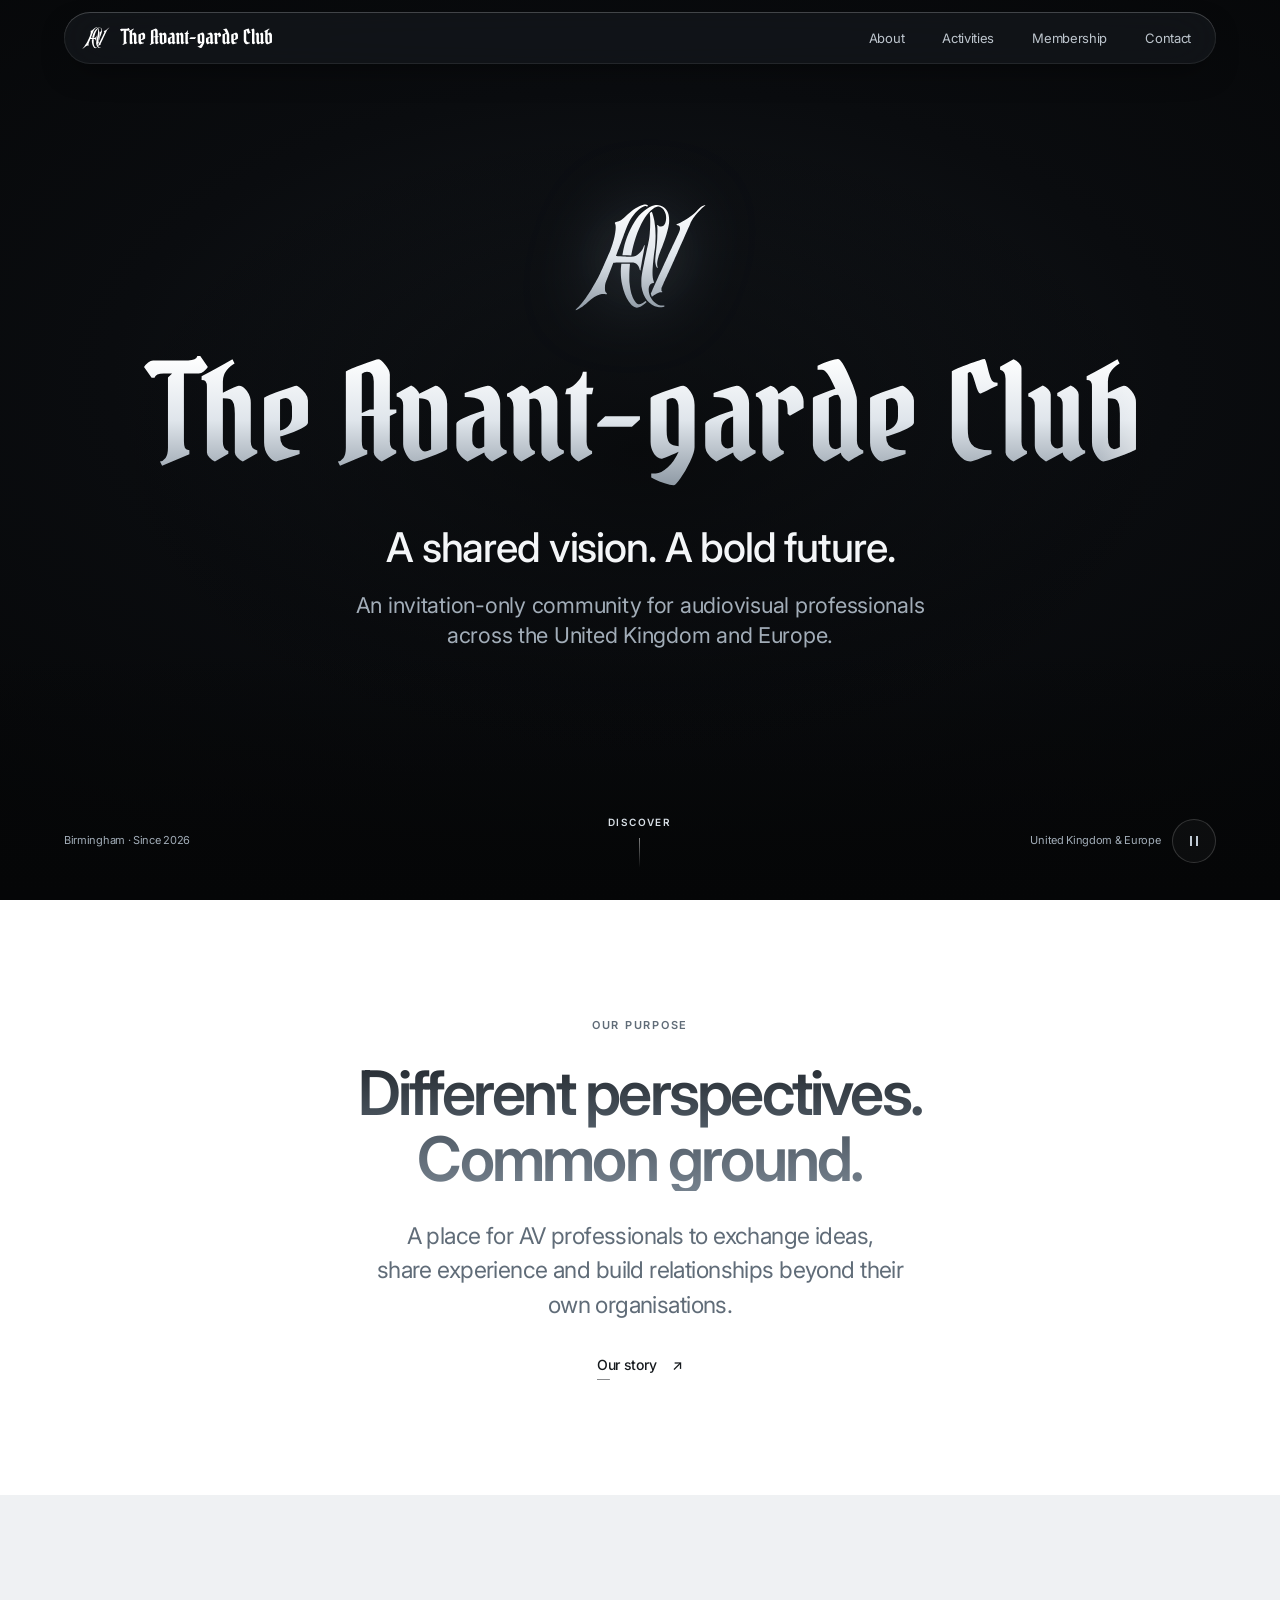
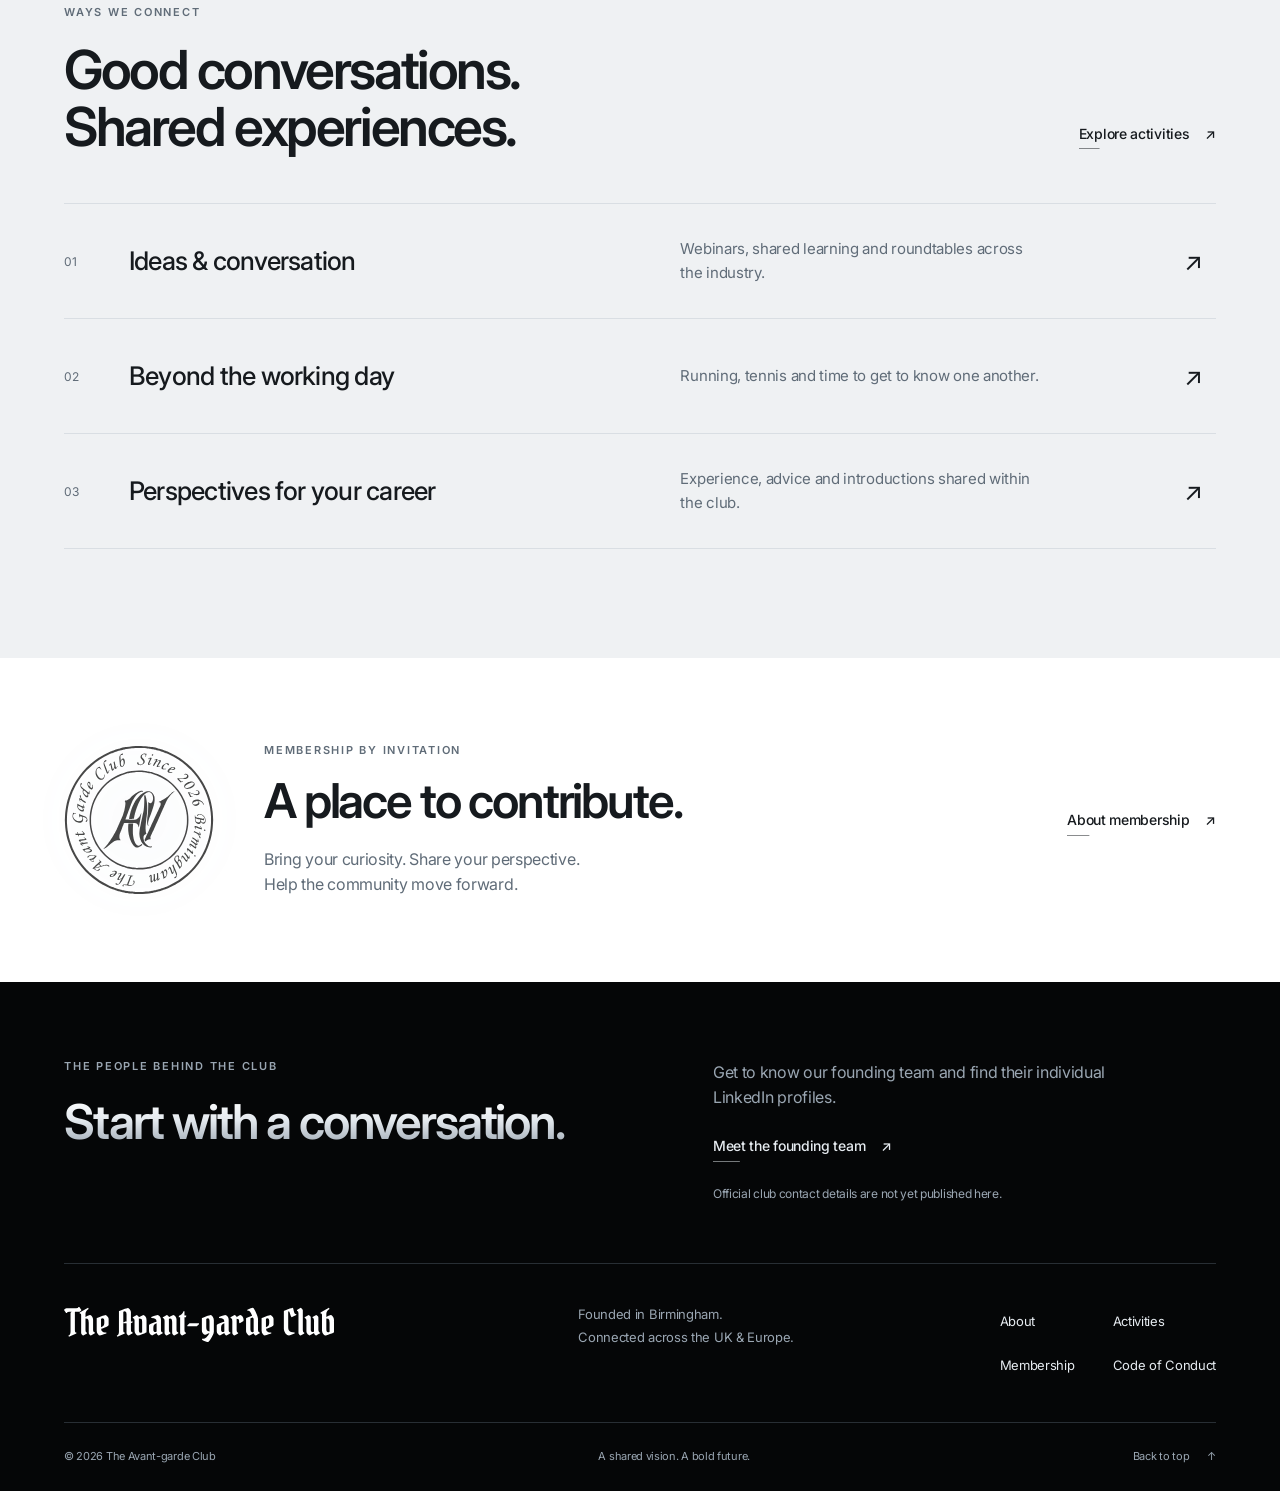
<file: index.html>
<!doctype html>
<!-- Generated by scripts/build_site.py. Edit site/pages/ and site/templates/. -->
<html lang="en-GB">
<head>
  <meta charset="utf-8">
  <meta name="viewport" content="width=device-width, initial-scale=1, viewport-fit=cover">
  <title>A shared vision. A bold future. — The Avant-garde Club</title>
  <meta name="description" content="An invitation-only community for audiovisual professionals across the United Kingdom and Europe, founded in Birmingham in 2026.">
  <meta name="theme-color" content="#050607">
  <link rel="canonical" href="https://chenyuanqu.com/Avantgarde/">
  <meta property="og:type" content="website">
  <meta property="og:site_name" content="The Avant-garde Club">
  <meta property="og:title" content="A shared vision. A bold future. — The Avant-garde Club">
  <meta property="og:description" content="An invitation-only community for audiovisual professionals across the United Kingdom and Europe, founded in Birmingham in 2026.">
  <meta property="og:url" content="https://chenyuanqu.com/Avantgarde/">
  <meta property="og:image" content="https://chenyuanqu.com/Avantgarde/assets/img/og-image.jpg">
  <meta property="og:image:width" content="1200">
  <meta property="og:image:height" content="630">
  <meta property="og:image:alt" content="The Avant-garde Club — A shared vision. A bold future.">
  <meta property="og:locale" content="en_GB">
  <meta name="twitter:card" content="summary_large_image">
  <link rel="icon" href="./assets/icons/favicon.ico" sizes="48x48">
  <link rel="icon" href="./assets/icons/favicon.svg" type="image/svg+xml">
  <link rel="apple-touch-icon" href="./assets/icons/apple-touch-icon.png">
  <link rel="stylesheet" href="./assets/css/main.css?v=fd4ba14f61d9">
  <script src="./assets/js/main.js?v=fd4ba14f61d9" defer></script>
  <script src="./assets/js/strands.js?v=fd4ba14f61d9" defer></script>
  <script type="application/ld+json">
    {"@context":"https://schema.org","@type":"Organization","name":"The Avant-garde Club","url":"https://chenyuanqu.com/Avantgarde/","logo":"https://chenyuanqu.com/Avantgarde/assets/icons/apple-touch-icon.png","foundingDate":"2026","foundingLocation":{"@type":"Place","name":"Birmingham, United Kingdom"}}
  </script>
</head>
<body class="page-home" data-page="home">
  <a class="skip-link" href="#main">Skip to content</a>
  <svg class="sprite" aria-hidden="true" focusable="false">
    <defs>
      <linearGradient id="g-titanium" x1="0" y1="0" x2="0" y2="1">
        <stop offset="0" stop-color="#ffffff"/>
        <stop offset="0.5" stop-color="#dfe5eb"/>
        <stop offset="1" stop-color="#8f9aa5"/>
      </linearGradient>
      <linearGradient id="g-sheen" x1="0" y1="0" x2="1" y2="0">
        <stop offset="0" stop-color="#ffffff" stop-opacity="0"/>
        <stop offset="0.5" stop-color="#ffffff" stop-opacity="0.95"/>
        <stop offset="1" stop-color="#ffffff" stop-opacity="0"/>
      </linearGradient>
      <path id="p-mono" fill-rule="evenodd" clip-rule="evenodd" d="M25 1712C24.1 1710.6 36.1 1697.2 56.1 1677.4C86.6 1647 111.4 1619.2 142 1580.9C153.6 1566.3 167.7 1547 200.7 1500C220.1 1472.4 268.6 1397.2 282 1374C289.4 1361.3 305.7 1333.5 318.4 1312C355.4 1249.2 400.2 1165.8 417.5 1127C420.9 1119.3 429.5 1100.4 436.6 1085C449.3 1057.4 453.6 1047.8 461.5 1030C463.7 1025 467.3 1017 469.6 1012C471.8 1007 476.7 995.4 480.6 986C484.4 976.6 493 957.3 499.5 943C506.1 928.7 513.5 912.5 515.9 907C518.4 901.5 523.1 891.1 526.4 884C529.7 876.9 535 864.5 538.2 856.5C541.4 848.5 547.6 834.3 552 824.8C556.4 815.3 560 807.3 560 806.9C560 806.5 562.2 801.4 564.8 795.5C567.5 789.7 571.6 780 574 774C576.4 768 580.6 758.1 583.4 752C591.8 733.7 625 631.4 635 593C668.3 464.4 676.6 358.9 655.6 329.5C647.6 318.2 658.7 302 674.4 302C686.2 302 713.7 294.1 732.8 285.3C759.2 273.1 781 256.8 814 225C864.4 176.3 891.2 152.3 922.6 127.9C1032 42.9 1143.1 2.2 1177.5 34.4C1183.7 40.3 1183.2 46.4 1176.1 51.6C1168.7 57.1 1164 57.1 1157.5 52C1128.9 29.6 1028.2 96.3 959.6 183C896.6 262.6 867.1 319.8 814.1 465C807.3 483.7 798.2 508 794 519C787.6 535.5 764.1 598.8 748 643C746 648.5 738.9 667 732.4 684C694 783.1 671 847.6 673 849.7C674.4 851 713 853.1 791 855.9C824 857.1 868.7 859.1 890.3 860.4C962.8 864.7 993.2 854.3 1039.7 809.2C1076.5 773.5 1101.6 735.2 1115.1 694C1120.2 678.4 1122.1 674.9 1125.7 674.4C1132.3 673.4 1132.6 677.5 1128.1 702.3C1122.7 731.9 1120.6 744.2 1118.1 760C1116 772.6 1108.1 816.5 1099.9 860C1095.2 884.9 1088 925.9 1081.2 966C1078.5 982 1074.9 1002.2 1073.2 1011C1066.9 1045 1066 1051 1066 1060.8C1065.9 1076.5 1064.4 1080.3 1058.4 1079.6C1053.8 1079.1 1052.9 1077.4 1048.9 1061C1040.7 1027.8 1029.5 1006.2 1009.5 984.8C985.1 958.7 968.2 953.1 914 953C743.9 952.9 634.4 954.3 631.3 956.6C629.5 957.9 623.6 970.7 618.2 985C604.7 1020.5 592.9 1050.9 577.4 1090C570.2 1108.2 554.7 1147.8 543 1178C531.3 1208.2 521 1234.8 520 1237C501.2 1282.6 495.2 1311.8 495.1 1359C495 1406.2 498.3 1418.4 516.2 1437.1C527.3 1448.6 528 1449.8 526 1455C523.9 1460.5 523.7 1460.5 511.4 1459.2C470 1454.8 451.4 1455.7 414.7 1464.1C360.1 1476.7 295.8 1516.5 223 1583C172.5 1629 147 1649.2 103.9 1676.9C62.2 1703.8 29 1718.5 25 1712ZM977.9 1669.3C950.9 1659.7 931.1 1645.2 906.6 1617.2C861.7 1565.8 817.6 1480.2 793 1397C785 1369.9 784.6 1368.7 779.1 1345C776.3 1332.9 772.2 1315.8 770 1307C748.4 1218.4 742 1086.4 754.8 990L757 973L824.9 972.5C868.4 972.1 893.2 972.7 894 973.9C894.6 975 894.5 982.9 893.7 991.5C884.2 1087.8 881.8 1223.7 888.5 1282C904.4 1419.3 923.3 1484.8 969 1561.8C989.8 1596.9 1019.7 1620 1044.1 1620C1070.9 1620 1114.5 1598.2 1137.8 1573.2C1140.5 1570.3 1143.4 1568 1144.2 1568C1146.4 1568 1160 1582.6 1160 1585.1C1160 1586.2 1151.4 1595.2 1140.8 1605.1C1080.2 1661.7 1021.4 1684.9 977.9 1669.3ZM1341 1664.1C1209.2 1640.8 1102.8 1508 1079.7 1338C1076.2 1312.3 1076.2 1213.6 1079.6 1186C1087.9 1120.5 1098.1 1063 1116 982C1116.9 978.1 1119.1 967.4 1120.9 958C1126.1 930.9 1131.7 903.7 1140 865C1144.3 845.2 1150.6 815 1154 798C1157.4 781 1162.1 759.5 1164.2 750.2C1166.4 741 1169.9 725.7 1171.9 716.2C1174 706.8 1180.1 678.8 1185.7 654C1202.1 580.2 1205.8 555.6 1211.9 479C1220.9 365.9 1222.1 258.9 1215 191.8C1213.3 176.1 1212.6 162.6 1213.5 161.8C1220 155.5 1241 140 1243 140C1249.9 140 1275.7 229 1285.8 287C1305 398.2 1309.9 515.5 1300.8 646C1296.6 707.2 1294.8 723.8 1287.1 773C1281.7 807.7 1278 836.3 1274 874C1272.8 885.5 1271 902.6 1270 912C1249.9 1099.8 1251 1177.4 1274.4 1252.8C1281.9 1276.9 1281.4 1278.5 1264.4 1280.4C1185.7 1289.2 1170.4 1417.9 1235.2 1525.4C1262.3 1570.3 1292.1 1599.5 1331.3 1619.5C1364.1 1636.3 1373.9 1638.7 1410.2 1638.9C1444.4 1639 1448.7 1640.3 1447.6 1649.8C1446 1663.6 1384.7 1671.9 1341 1664.1ZM1243.1 1496.2C1241.3 1493.2 1231.8 1465.7 1229.6 1457C1227.8 1449.7 1228.3 1447.5 1235.9 1431.2C1240.4 1421.4 1247.8 1404.8 1252.3 1394.2C1256.8 1383.6 1263.6 1368.2 1267.4 1360C1275.4 1342.6 1276.5 1340.3 1289.6 1311C1295.1 1298.9 1302.4 1282.4 1305.9 1274.3C1312.2 1259.8 1320.2 1242.4 1333 1215C1336.6 1207.3 1340.9 1197.8 1342.6 1194C1344.3 1190.2 1352.9 1171.7 1361.6 1153C1370.4 1134.3 1379.8 1114 1382.5 1108C1385.3 1102 1390.4 1090.7 1394 1083C1397.5 1075.3 1404 1060.9 1408.5 1051C1412.9 1041.1 1419.2 1027.2 1422.5 1020C1425.7 1012.9 1435 992.6 1443.1 975C1451.1 957.4 1464.6 928.1 1473 910C1481.5 891.9 1494.5 863.5 1502 847C1509.4 830.5 1522.5 802.6 1530.9 785C1539.4 767.4 1548.1 749.2 1550.2 744.5C1552.3 739.9 1560.4 722.9 1568 706.8C1575.7 690.7 1582 677.3 1582 676.9C1582 676.6 1588.4 663.1 1596.1 646.9C1612.9 611.9 1626 583.8 1626 583C1626 582.3 1641 550.6 1660 511C1689.6 449.3 1697.7 423.5 1695.3 398.2C1692.6 369.5 1677.6 353.4 1654.4 354.3C1642.3 354.7 1639.4 352.8 1640.3 344.8C1641 339.5 1642.5 338.5 1661.5 331.7C1683.1 323.9 1730.2 300.1 1757 283.4C1874.1 210.5 1894.8 194.9 1963.8 127.1C2020 72 2034.5 59.5 2053.8 49.9C2071.8 41 2100 34.7 2100 39.5C2100 40.3 2095.1 43.6 2089 46.7C2065.2 59.2 2001 124.1 1955.5 181.7C1896.4 256.6 1884.6 275.2 1858.1 336.5C1849.5 356.6 1839 380.2 1834.9 389C1830.8 397.8 1822.8 415.8 1817 429C1811.3 442.2 1799.3 469.2 1790.5 489C1781.7 508.8 1764.5 547.5 1752.4 575C1740.3 602.5 1726.4 633.5 1721.5 644C1716.6 654.5 1710.5 667.5 1708.1 673C1705.6 678.5 1702.4 685.7 1700.9 689C1698.3 694.8 1678 740.6 1654.1 795C1647.8 809.3 1640.7 825 1638.5 830C1636.2 835 1630.8 847.1 1626.4 857C1622 866.9 1615.7 881.1 1612.2 888.6C1608.8 896 1606 902.5 1606 902.9C1606 903.4 1601 914.4 1594.8 927.4C1588.7 940.4 1581.6 956 1579 962C1576.5 968 1570.8 980.6 1566.5 990C1562.1 999.4 1555.6 1013.8 1552.1 1022C1544.4 1039.5 1541.5 1045.9 1521 1090C1504.9 1124.4 1467.1 1206.8 1456.1 1231C1452.7 1238.7 1449 1246.8 1448 1249C1446.9 1251.2 1439.4 1268.3 1431.3 1287C1423.1 1305.7 1412.5 1329.5 1407.7 1340C1399 1359 1399 1359 1399 1382.4L1399 1405.8L1405.7 1412.7C1416.8 1424.1 1414.2 1427.1 1394.3 1426.3C1374.3 1425.5 1355.8 1430.9 1325.4 1446.5C1307 1455.9 1259.9 1486 1250.9 1494.3C1246.2 1498.4 1244.7 1498.8 1243.1 1496.2ZM1325.3 1032.3C1316.6 1022.7 1302.9 976.5 1300.1 947C1297 913.8 1302.9 837.8 1318.2 715C1328 636.3 1329.5 616.2 1332 538C1333.1 501.1 1334.4 460.9 1334.8 448.5C1335.5 425.1 1333.2 374.4 1330.9 361.7C1329.8 355.6 1330.2 354 1333.6 352.2C1337.2 350.3 1339.1 351.2 1347.4 358.3C1371.1 378.8 1398.3 382.9 1424.4 369.7C1462.9 350.4 1484.2 259.8 1468.1 184.4C1451.6 107.6 1393.4 47.8 1342 55C1272.6 64.6 1177.9 154.5 1108.1 277C1087.4 313.3 1067.6 352.2 1046.1 399C1028 438.4 1000.7 509.9 982.4 566C956.8 644.2 935.3 729.4 921.9 805C919.6 818.2 917.3 831.1 916.8 833.6L915.9 838.3L847.1 837.4C809.4 836.9 777.5 836 776.5 835.3C775.2 834.5 775.1 830.8 776.1 825.5C777.5 818 779.7 805.8 788.2 757C791.1 740.7 794.2 726 796 720C796.9 717.2 798.7 709.6 800.1 703C807.2 668.5 827.2 601.8 848 543C873.1 471.9 921.5 374 968.9 298.1C1050.3 168.1 1183 58.8 1287.2 36C1386.4 14.3 1482 74.5 1509.9 176.4C1520.7 215.6 1525 276.3 1520.2 322.1C1511.9 401.3 1460.9 577 1412.3 694C1387.7 753.1 1360.1 825.6 1355.3 844C1339.7 902.8 1337.4 913 1332 948.2C1327.8 975.6 1330.8 1008.3 1338.7 1022.7C1342.9 1030.2 1342.9 1030.4 1339.1 1033.2C1333.9 1037 1329.3 1036.7 1325.3 1032.3Z"/>
      <path id="p-wordmark" d="M122 -102V-632L153 -662H90Q29 -662 21 -629H-1L-58 -711Q-46 -730 -27 -745Q-8 -760 10 -760H274Q335 -760 343 -793H365L422 -711Q410 -692 391 -677Q372 -662 354 -662H242V-154Q242 -117 250 -101Q258 -85 283 -85V-54L78 32L62 0Q84 0 104 -26Q122 -51 122 -102ZM415 -68V-563Q415 -590 406 -602Q397 -613 375 -613V-641Q505 -709 607 -769L623 -737Q613 -732 595 -718Q577 -703 565 -688Q535 -650 535 -602V-517Q638 -570 655 -570Q687 -570 716 -530Q745 -490 745 -442V-148Q745 -93 794 -83V-61L685 0Q663 -9 644 -30Q625 -50 625 -68V-358Q625 -456 589 -469Q572 -475 535 -475V-148Q535 -87 576 -79V-57L475 0Q453 -9 434 -30Q415 -50 415 -68ZM1090 -570Q1095 -570 1115 -554Q1135 -539 1155 -512Q1175 -484 1175 -458V-290Q1175 -272 1122 -246Q1069 -220 1020 -204Q970 -187 966 -187Q966 -110 1033 -92Q1066 -84 1112 -84V-55Q948 0 937 0Q907 0 876 -42Q845 -85 845 -142V-478Q845 -485 959 -528Q1073 -570 1090 -570ZM965 -463V-232Q1055 -257 1055 -340V-411Q1055 -439 1042 -458Q1029 -478 1009 -478Q989 -478 965 -463ZM1460 -102V-676Q1460 -683 1574 -726Q1688 -768 1705 -768Q1722 -768 1756 -727Q1791 -686 1791 -653V-391H1840V-367L1791 -342V-148Q1791 -93 1839 -83V-61L1730 0Q1708 -9 1689 -30Q1670 -50 1670 -68V-342H1580V-154Q1580 -117 1588 -101Q1596 -85 1621 -85V-54L1416 32L1400 0Q1422 0 1442 -26Q1460 -51 1460 -102ZM1619 -675Q1599 -675 1580 -660V-365L1639 -391H1670V-601Q1670 -675 1619 -675ZM2222 -433V-93Q2222 -84 2115 -42Q2008 0 1977 0Q1946 0 1918 -47Q1891 -94 1891 -130V-423Q1891 -478 1842 -488V-510L1951 -571Q1973 -562 1990 -543Q2008 -524 2011 -509L2133 -570Q2163 -570 2192 -527Q2222 -484 2222 -433ZM2101 -90V-373Q2101 -437 2082 -456Q2063 -475 2011 -475V-134Q2011 -109 2025 -92Q2039 -75 2055 -75Q2071 -75 2101 -90ZM2621 -438V-155Q2621 -118 2633 -104Q2645 -89 2670 -83V-61L2561 0Q2539 -9 2520 -30Q2501 -50 2501 -67L2376 0Q2373 -2 2367 -6Q2361 -9 2346 -20Q2332 -32 2321 -45Q2291 -78 2291 -120V-284Q2291 -300 2343 -325Q2395 -350 2447 -366L2500 -383Q2500 -440 2470 -462Q2440 -485 2354 -485V-515Q2509 -570 2528 -570Q2561 -570 2591 -527Q2621 -484 2621 -438ZM2501 -112V-338Q2476 -329 2464 -323Q2451 -317 2437 -304Q2411 -280 2411 -221V-156Q2411 -130 2426 -114Q2442 -97 2461 -97Q2480 -97 2501 -112ZM2721 -68V-407Q2721 -440 2707 -464Q2693 -488 2672 -488V-510Q2679 -511 2781 -571Q2788 -569 2798 -566Q2808 -562 2824 -546Q2841 -530 2841 -509Q2847 -512 2875 -528Q2949 -570 2963 -570Q2995 -570 3023 -528Q3051 -486 3051 -451V-148Q3051 -93 3100 -83V-61L2991 0Q2969 -9 2950 -30Q2931 -50 2931 -68V-358Q2931 -414 2918 -444Q2906 -473 2874 -473L2841 -467V-148Q2841 -87 2882 -79V-57L2781 0Q2759 -9 2740 -30Q2721 -50 2721 -68ZM3271 -674V-555H3322L3312 -506H3271V-148Q3271 -87 3312 -79V-57L3211 0Q3189 -9 3170 -30Q3151 -50 3151 -68V-505H3110L3120 -547Q3150 -547 3192 -588Q3235 -628 3243 -674ZM3672 -340V-316L3612 -261H3351V-283L3411 -340ZM4083 -424V-106Q4083 -68 4049 2Q4015 73 3977 126Q3939 180 3925 180Q3900 180 3858 165Q3816 150 3786 135L3757 120V90H3791Q3830 90 3880 46Q3930 1 3963 -73Q3850 -20 3833 -20Q3802 -20 3777 -60Q3752 -99 3752 -148V-477Q3752 -487 3862 -528Q3973 -570 3998 -570Q4023 -570 4053 -524Q4083 -479 4083 -424ZM3963 -390Q3963 -478 3917 -478Q3893 -478 3873 -462V-232Q3873 -162 3895 -138Q3917 -115 3963 -115ZM4493 -438V-155Q4493 -118 4505 -104Q4517 -89 4542 -83V-61L4433 0Q4411 -9 4392 -30Q4373 -50 4373 -67L4248 0Q4245 -2 4239 -6Q4233 -9 4218 -20Q4204 -32 4193 -45Q4163 -78 4163 -120V-284Q4163 -300 4215 -325Q4267 -350 4319 -366L4372 -383Q4372 -440 4342 -462Q4312 -485 4226 -485V-515Q4381 -570 4400 -570Q4433 -570 4463 -527Q4493 -484 4493 -438ZM4373 -112V-338Q4348 -329 4336 -323Q4323 -317 4309 -304Q4283 -280 4283 -221V-156Q4283 -130 4298 -114Q4314 -97 4333 -97Q4352 -97 4373 -112ZM4544 -510 4654 -570Q4661 -568 4670 -564Q4680 -561 4696 -545Q4713 -529 4713 -509Q4718 -511 4760 -540Q4803 -570 4815 -570Q4847 -570 4875 -528Q4903 -486 4903 -451V-402L4800 -344L4783 -358Q4783 -442 4767 -454Q4749 -467 4713 -467V-148Q4713 -87 4754 -79V-57L4653 0Q4631 -9 4612 -30Q4593 -50 4593 -68V-400Q4593 -444 4578 -466Q4562 -488 4544 -488ZM5161 -770Q5188 -770 5246 -639Q5304 -508 5304 -458V-153Q5304 -130 5316 -108Q5329 -86 5352 -83V-61Q5345 -60 5243 0Q5220 -10 5202 -30Q5183 -49 5183 -66Q5076 0 5058 0Q5051 0 5032 -16Q5012 -31 4992 -60Q4973 -90 4973 -121V-478Q4973 -488 5142 -547Q5106 -626 5084 -658Q5062 -690 5041 -690H5008V-720Q5119 -770 5161 -770ZM5144 -92Q5163 -92 5183 -108V-456Q5183 -462 5174 -482Q5166 -501 5162 -501Q5133 -501 5103 -483L5093 -477V-166Q5093 -92 5144 -92ZM5648 -570Q5653 -570 5673 -554Q5693 -539 5713 -512Q5733 -484 5733 -458V-290Q5733 -272 5680 -246Q5627 -220 5578 -204Q5528 -187 5524 -187Q5524 -110 5591 -92Q5624 -84 5670 -84V-55Q5506 0 5495 0Q5465 0 5434 -42Q5403 -85 5403 -142V-478Q5403 -485 5517 -528Q5631 -570 5648 -570ZM5523 -463V-232Q5613 -257 5613 -340V-411Q5613 -439 5600 -458Q5587 -478 5567 -478Q5547 -478 5523 -463ZM6156 -673Q6146 -673 6138 -663V-250Q6138 -208 6143 -182Q6148 -157 6165 -132Q6198 -84 6316 -84V-55Q6311 -55 6242 -28Q6173 0 6158 0Q6108 0 6063 -58Q6018 -115 6018 -179V-678Q6018 -685 6132 -728Q6247 -770 6264 -770Q6270 -770 6278 -741Q6286 -712 6296 -671Q6307 -630 6318 -610Q6330 -591 6362 -591V-571Q6340 -561 6288 -536Q6235 -510 6231 -510Q6216 -510 6193 -592Q6170 -673 6156 -673ZM6542 -701V-148Q6542 -87 6583 -79V-57L6482 0Q6460 -9 6441 -30Q6422 -50 6422 -68V-621Q6422 -682 6381 -690V-712L6482 -769Q6504 -760 6523 -740Q6542 -719 6542 -701ZM6852 -112V-423Q6852 -484 6811 -492V-514L6912 -571Q6934 -562 6953 -542Q6972 -521 6972 -503V-164Q6972 -131 6986 -107Q7000 -83 7021 -83V-61Q7014 -60 6912 0Q6889 -10 6870 -30Q6852 -49 6852 -67L6727 0Q6724 -2 6718 -6Q6712 -9 6698 -20Q6683 -32 6672 -45Q6642 -78 6642 -120V-423Q6642 -478 6593 -488V-510L6702 -571Q6724 -562 6743 -542Q6762 -521 6762 -503V-156Q6762 -130 6778 -114Q6793 -97 6812 -97Q6831 -97 6852 -112ZM7192 -180Q7192 -92 7238 -92Q7262 -92 7282 -108V-358Q7282 -456 7246 -469Q7229 -475 7192 -475ZM7072 -146V-563Q7072 -590 7063 -602Q7054 -613 7032 -613V-641Q7162 -709 7264 -769L7280 -737Q7270 -732 7252 -718Q7234 -703 7222 -688Q7192 -650 7192 -602V-517Q7295 -570 7312 -570Q7338 -570 7370 -529Q7403 -488 7403 -442V-93Q7403 -83 7292 -42Q7182 0 7157 0Q7132 0 7102 -46Q7072 -91 7072 -146Z"/>
      <g id="p-wordmark-stacked"><path d="M122 -102V-632L153 -662H90Q29 -662 21 -629H-1L-58 -711Q-46 -730 -27 -745Q-8 -760 10 -760H274Q335 -760 343 -793H365L422 -711Q410 -692 391 -677Q372 -662 354 -662H242V-154Q242 -117 250 -101Q258 -85 283 -85V-54L78 32L62 0Q84 0 104 -26Q122 -51 122 -102ZM415 -68V-563Q415 -590 406 -602Q397 -613 375 -613V-641Q505 -709 607 -769L623 -737Q613 -732 595 -718Q577 -703 565 -688Q535 -650 535 -602V-517Q638 -570 655 -570Q687 -570 716 -530Q745 -490 745 -442V-148Q745 -93 794 -83V-61L685 0Q663 -9 644 -30Q625 -50 625 -68V-358Q625 -456 589 -469Q572 -475 535 -475V-148Q535 -87 576 -79V-57L475 0Q453 -9 434 -30Q415 -50 415 -68ZM1090 -570Q1095 -570 1115 -554Q1135 -539 1155 -512Q1175 -484 1175 -458V-290Q1175 -272 1122 -246Q1069 -220 1020 -204Q970 -187 966 -187Q966 -110 1033 -92Q1066 -84 1112 -84V-55Q948 0 937 0Q907 0 876 -42Q845 -85 845 -142V-478Q845 -485 959 -528Q1073 -570 1090 -570ZM965 -463V-232Q1055 -257 1055 -340V-411Q1055 -439 1042 -458Q1029 -478 1009 -478Q989 -478 965 -463ZM1460 -102V-676Q1460 -683 1574 -726Q1688 -768 1705 -768Q1722 -768 1756 -727Q1791 -686 1791 -653V-391H1840V-367L1791 -342V-148Q1791 -93 1839 -83V-61L1730 0Q1708 -9 1689 -30Q1670 -50 1670 -68V-342H1580V-154Q1580 -117 1588 -101Q1596 -85 1621 -85V-54L1416 32L1400 0Q1422 0 1442 -26Q1460 -51 1460 -102ZM1619 -675Q1599 -675 1580 -660V-365L1639 -391H1670V-601Q1670 -675 1619 -675ZM2222 -433V-93Q2222 -84 2115 -42Q2008 0 1977 0Q1946 0 1918 -47Q1891 -94 1891 -130V-423Q1891 -478 1842 -488V-510L1951 -571Q1973 -562 1990 -543Q2008 -524 2011 -509L2133 -570Q2163 -570 2192 -527Q2222 -484 2222 -433ZM2101 -90V-373Q2101 -437 2082 -456Q2063 -475 2011 -475V-134Q2011 -109 2025 -92Q2039 -75 2055 -75Q2071 -75 2101 -90ZM2621 -438V-155Q2621 -118 2633 -104Q2645 -89 2670 -83V-61L2561 0Q2539 -9 2520 -30Q2501 -50 2501 -67L2376 0Q2373 -2 2367 -6Q2361 -9 2346 -20Q2332 -32 2321 -45Q2291 -78 2291 -120V-284Q2291 -300 2343 -325Q2395 -350 2447 -366L2500 -383Q2500 -440 2470 -462Q2440 -485 2354 -485V-515Q2509 -570 2528 -570Q2561 -570 2591 -527Q2621 -484 2621 -438ZM2501 -112V-338Q2476 -329 2464 -323Q2451 -317 2437 -304Q2411 -280 2411 -221V-156Q2411 -130 2426 -114Q2442 -97 2461 -97Q2480 -97 2501 -112ZM2721 -68V-407Q2721 -440 2707 -464Q2693 -488 2672 -488V-510Q2679 -511 2781 -571Q2788 -569 2798 -566Q2808 -562 2824 -546Q2841 -530 2841 -509Q2847 -512 2875 -528Q2949 -570 2963 -570Q2995 -570 3023 -528Q3051 -486 3051 -451V-148Q3051 -93 3100 -83V-61L2991 0Q2969 -9 2950 -30Q2931 -50 2931 -68V-358Q2931 -414 2918 -444Q2906 -473 2874 -473L2841 -467V-148Q2841 -87 2882 -79V-57L2781 0Q2759 -9 2740 -30Q2721 -50 2721 -68ZM3271 -674V-555H3322L3312 -506H3271V-148Q3271 -87 3312 -79V-57L3211 0Q3189 -9 3170 -30Q3151 -50 3151 -68V-505H3110L3120 -547Q3150 -547 3192 -588Q3235 -628 3243 -674ZM3672 -340V-316L3612 -261H3351V-283L3411 -340ZM4083 -424V-106Q4083 -68 4049 2Q4015 73 3977 126Q3939 180 3925 180Q3900 180 3858 165Q3816 150 3786 135L3757 120V90H3791Q3830 90 3880 46Q3930 1 3963 -73Q3850 -20 3833 -20Q3802 -20 3777 -60Q3752 -99 3752 -148V-477Q3752 -487 3862 -528Q3973 -570 3998 -570Q4023 -570 4053 -524Q4083 -479 4083 -424ZM3963 -390Q3963 -478 3917 -478Q3893 -478 3873 -462V-232Q3873 -162 3895 -138Q3917 -115 3963 -115ZM4493 -438V-155Q4493 -118 4505 -104Q4517 -89 4542 -83V-61L4433 0Q4411 -9 4392 -30Q4373 -50 4373 -67L4248 0Q4245 -2 4239 -6Q4233 -9 4218 -20Q4204 -32 4193 -45Q4163 -78 4163 -120V-284Q4163 -300 4215 -325Q4267 -350 4319 -366L4372 -383Q4372 -440 4342 -462Q4312 -485 4226 -485V-515Q4381 -570 4400 -570Q4433 -570 4463 -527Q4493 -484 4493 -438ZM4373 -112V-338Q4348 -329 4336 -323Q4323 -317 4309 -304Q4283 -280 4283 -221V-156Q4283 -130 4298 -114Q4314 -97 4333 -97Q4352 -97 4373 -112ZM4544 -510 4654 -570Q4661 -568 4670 -564Q4680 -561 4696 -545Q4713 -529 4713 -509Q4718 -511 4760 -540Q4803 -570 4815 -570Q4847 -570 4875 -528Q4903 -486 4903 -451V-402L4800 -344L4783 -358Q4783 -442 4767 -454Q4749 -467 4713 -467V-148Q4713 -87 4754 -79V-57L4653 0Q4631 -9 4612 -30Q4593 -50 4593 -68V-400Q4593 -444 4578 -466Q4562 -488 4544 -488ZM5161 -770Q5188 -770 5246 -639Q5304 -508 5304 -458V-153Q5304 -130 5316 -108Q5329 -86 5352 -83V-61Q5345 -60 5243 0Q5220 -10 5202 -30Q5183 -49 5183 -66Q5076 0 5058 0Q5051 0 5032 -16Q5012 -31 4992 -60Q4973 -90 4973 -121V-478Q4973 -488 5142 -547Q5106 -626 5084 -658Q5062 -690 5041 -690H5008V-720Q5119 -770 5161 -770ZM5144 -92Q5163 -92 5183 -108V-456Q5183 -462 5174 -482Q5166 -501 5162 -501Q5133 -501 5103 -483L5093 -477V-166Q5093 -92 5144 -92ZM5648 -570Q5653 -570 5673 -554Q5693 -539 5713 -512Q5733 -484 5733 -458V-290Q5733 -272 5680 -246Q5627 -220 5578 -204Q5528 -187 5524 -187Q5524 -110 5591 -92Q5624 -84 5670 -84V-55Q5506 0 5495 0Q5465 0 5434 -42Q5403 -85 5403 -142V-478Q5403 -485 5517 -528Q5631 -570 5648 -570ZM5523 -463V-232Q5613 -257 5613 -340V-411Q5613 -439 5600 -458Q5587 -478 5567 -478Q5547 -478 5523 -463Z"/><path transform="translate(2095 1060)" d="M188 -673Q178 -673 170 -663V-250Q170 -208 175 -182Q180 -157 197 -132Q230 -84 348 -84V-55Q343 -55 274 -28Q205 0 190 0Q140 0 95 -58Q50 -115 50 -179V-678Q50 -685 164 -728Q279 -770 296 -770Q302 -770 310 -741Q318 -712 328 -671Q339 -630 350 -610Q362 -591 394 -591V-571Q372 -561 320 -536Q267 -510 263 -510Q248 -510 225 -592Q202 -673 188 -673ZM574 -701V-148Q574 -87 615 -79V-57L514 0Q492 -9 473 -30Q454 -50 454 -68V-621Q454 -682 413 -690V-712L514 -769Q536 -760 555 -740Q574 -719 574 -701ZM884 -112V-423Q884 -484 843 -492V-514L944 -571Q966 -562 985 -542Q1004 -521 1004 -503V-164Q1004 -131 1018 -107Q1032 -83 1053 -83V-61Q1046 -60 944 0Q921 -10 902 -30Q884 -49 884 -67L759 0Q756 -2 750 -6Q744 -9 730 -20Q715 -32 704 -45Q674 -78 674 -120V-423Q674 -478 625 -488V-510L734 -571Q756 -562 775 -542Q794 -521 794 -503V-156Q794 -130 810 -114Q825 -97 844 -97Q863 -97 884 -112ZM1224 -180Q1224 -92 1270 -92Q1294 -92 1314 -108V-358Q1314 -456 1278 -469Q1261 -475 1224 -475ZM1104 -146V-563Q1104 -590 1095 -602Q1086 -613 1064 -613V-641Q1194 -709 1296 -769L1312 -737Q1302 -732 1284 -718Q1266 -703 1254 -688Q1224 -650 1224 -602V-517Q1327 -570 1344 -570Q1370 -570 1402 -529Q1435 -488 1435 -442V-93Q1435 -83 1324 -42Q1214 0 1189 0Q1164 0 1134 -46Q1104 -91 1104 -146Z"/></g>
      <clipPath id="clip-wordmark"><use href="#p-wordmark"/></clipPath>
      <clipPath id="clip-wordmark-stacked"><use href="#p-wordmark-stacked"/></clipPath>
    </defs>
  </svg>

  <header class="site-header" data-theme="dark">
    <div class="container header-inner">
      <div class="header-material" aria-hidden="true"></div>
      <a class="brand" href="./" aria-label="The Avant-garde Club — home" data-glow>
        <img class="brand__monogram" src="./assets/img/monogram.svg" width="38" height="32" alt="">
        <img class="brand__wordmark" src="./assets/img/wordmark.svg" width="216" height="28" alt="">
      </a>
      <button class="nav-toggle" aria-controls="primary-nav" aria-expanded="false" type="button" hidden>
        <span class="nav-toggle__label">Menu</span><span class="nav-toggle__icon" aria-hidden="true"></span>
      </button>
      <nav class="site-nav" id="primary-nav" aria-label="Main navigation">
<a href="./about/">About</a>
<a href="./activities/">Activities</a>
<a href="./membership/">Membership</a>
<a href="#contact">Contact</a>
      </nav>
    </div>
  </header>

  <main id="main" tabindex="-1">
    <section class="hero" id="top" data-theme="dark" aria-labelledby="hero-title">
      <canvas class="hero__canvas" data-ribbons="hero" aria-hidden="true"></canvas>
      <div class="hero__veil" aria-hidden="true"></div>
      <div class="hero__inner container">
        <div class="hero__mark emblem" data-glow data-tilt><span class="emblem__surface"><svg class="hero__monogram" viewBox="0 0 2124 1741" aria-hidden="true" focusable="false"><use href="#p-mono" fill="url(#g-titanium)"/></svg></span></div>
        <h1 class="hero__title" id="hero-title">
          <span class="visually-hidden">The Avant-garde Club</span>
          <svg class="wordmark--line" viewBox="-58 -793 7461 973" aria-hidden="true" focusable="false">
            <use href="#p-wordmark" fill="url(#g-titanium)"/>
            <g clip-path="url(#clip-wordmark)"><rect class="hero__sheen" x="-1800" y="-900" width="1200" height="1200" fill="url(#g-sheen)"/></g>
          </svg>
          <svg class="wordmark--stacked" viewBox="-58 -793 5791 1853" aria-hidden="true" focusable="false">
            <use href="#p-wordmark-stacked" fill="url(#g-titanium)"/>
            <g clip-path="url(#clip-wordmark-stacked)"><rect class="hero__sheen" x="-1800" y="-900" width="1200" height="2400" fill="url(#g-sheen)"/></g>
          </svg>
        </h1>
        <p class="hero__tagline"><span>A shared vision.</span> <span>A bold future.</span></p>
        <p class="hero__lead">An invitation-only community for audiovisual professionals across the United Kingdom and Europe.</p>
      </div>
      <div class="hero__meta container">
        <p>Birmingham · Since 2026</p>
        <a class="hero__cue" href="#introduction">Discover</a>
        <div class="hero__aside">
          <p>United Kingdom &amp; Europe</p>
          <button class="motion-toggle" type="button" aria-label="Pause background animation" hidden><span aria-hidden="true"></span></button>
        </div>
      </div>
    </section>

    <section class="section introduction" id="introduction" aria-labelledby="intro-title">
      <div class="container editorial-grid">
        <p class="eyebrow section-label">Our purpose</p>
        <div>
          <h2 class="display-title" id="intro-title">Different perspectives.<br>Common ground.</h2>
          <div class="intro-bottom">
            <p class="lead">A place for AV professionals to exchange ideas, share experience and build relationships beyond their own organisations.</p>
            <a class="text-link" href="./about/">Our story <span aria-hidden="true">↗</span></a>
          </div>
        </div>
      </div>
    </section>

    <section class="section home-activities section--tinted" aria-labelledby="home-activities-title">
      <div class="container">
        <div class="section-heading">
          <p class="eyebrow">Ways we connect</p>
          <h2 id="home-activities-title">Good conversations.<br> Shared experiences.</h2>
          <a class="text-link" href="./activities/">Explore activities <span aria-hidden="true">↗</span></a>
        </div>
        <div class="connection-list">
          <a class="connection" href="./activities/#conversation" data-glow>
            <span class="connection__number">01</span>
            <h3>Ideas &amp; conversation</h3>
            <p>Webinars, shared learning and roundtables across the industry.</p>
            <span class="connection__arrow" aria-hidden="true">↗</span>
          </a>
          <a class="connection" href="./activities/#beyond-work" data-glow>
            <span class="connection__number">02</span>
            <h3>Beyond the working day</h3>
            <p>Running, tennis and time to get to know one another.</p>
            <span class="connection__arrow" aria-hidden="true">↗</span>
          </a>
          <a class="connection" href="./membership/#career-support" data-glow>
            <span class="connection__number">03</span>
            <h3>Perspectives for your career</h3>
            <p>Experience, advice and introductions shared within the club.</p>
            <span class="connection__arrow" aria-hidden="true">↗</span>
          </a>
        </div>
      </div>
    </section>

    <section class="membership-invite" aria-labelledby="invite-title">
      <div class="container invite-grid">
        <figure class="invite-seal emblem" data-glow data-tilt>
          <span class="emblem__surface"><img src="./assets/img/emblem.svg" width="190" height="190" alt="" loading="lazy"></span>
        </figure>
        <div>
          <p class="eyebrow">Membership by invitation</p>
          <h2 id="invite-title">A place to contribute.</h2>
          <p>Bring your curiosity. Share your perspective.<br> Help the community move forward.</p>
        </div>
        <a class="text-link" href="./membership/">About membership <span aria-hidden="true">↗</span></a>
      </div>
    </section>

  </main>
  <footer class="site-footer" id="contact" data-theme="dark" aria-labelledby="contact-title">
    <div class="container">
      <div class="contact-row">
        <div>
          <p class="eyebrow">The people behind the club</p>
          <h2 id="contact-title">Start with a conversation.</h2>
        </div>
        <div class="contact-copy">
          <p>Get to know our founding team and find their individual LinkedIn profiles.</p>
          <a class="text-link" href="./about/#team">Meet the founding team <span aria-hidden="true">↗</span></a>
          <p class="contact-note">Official club contact details are not yet published here.</p>
        </div>
      </div>
      <div class="footer-main">
        <a class="footer-brand" href="./" aria-label="The Avant-garde Club — home" data-glow>
          <img src="./assets/img/wordmark.svg" width="290" height="38" alt="The Avant-garde Club">
        </a>
        <p class="footer-location">Founded in Birmingham.<br>Connected across the UK &amp; Europe.</p>
        <nav class="footer-nav" aria-label="Footer">
          <a href="./about/">About</a>
          <a href="./activities/">Activities</a>
          <a href="./membership/">Membership</a>
          <a href="./conduct/">Code of Conduct</a>
        </nav>
      </div>
      <div class="footer-bottom">
        <p>© 2026 The Avant-garde Club</p>
        <p>A shared vision. A bold future.</p>
        <a href="#main">Back to top <span aria-hidden="true">↑</span></a>
      </div>
    </div>
  </footer>

</body>
</html>
</file>
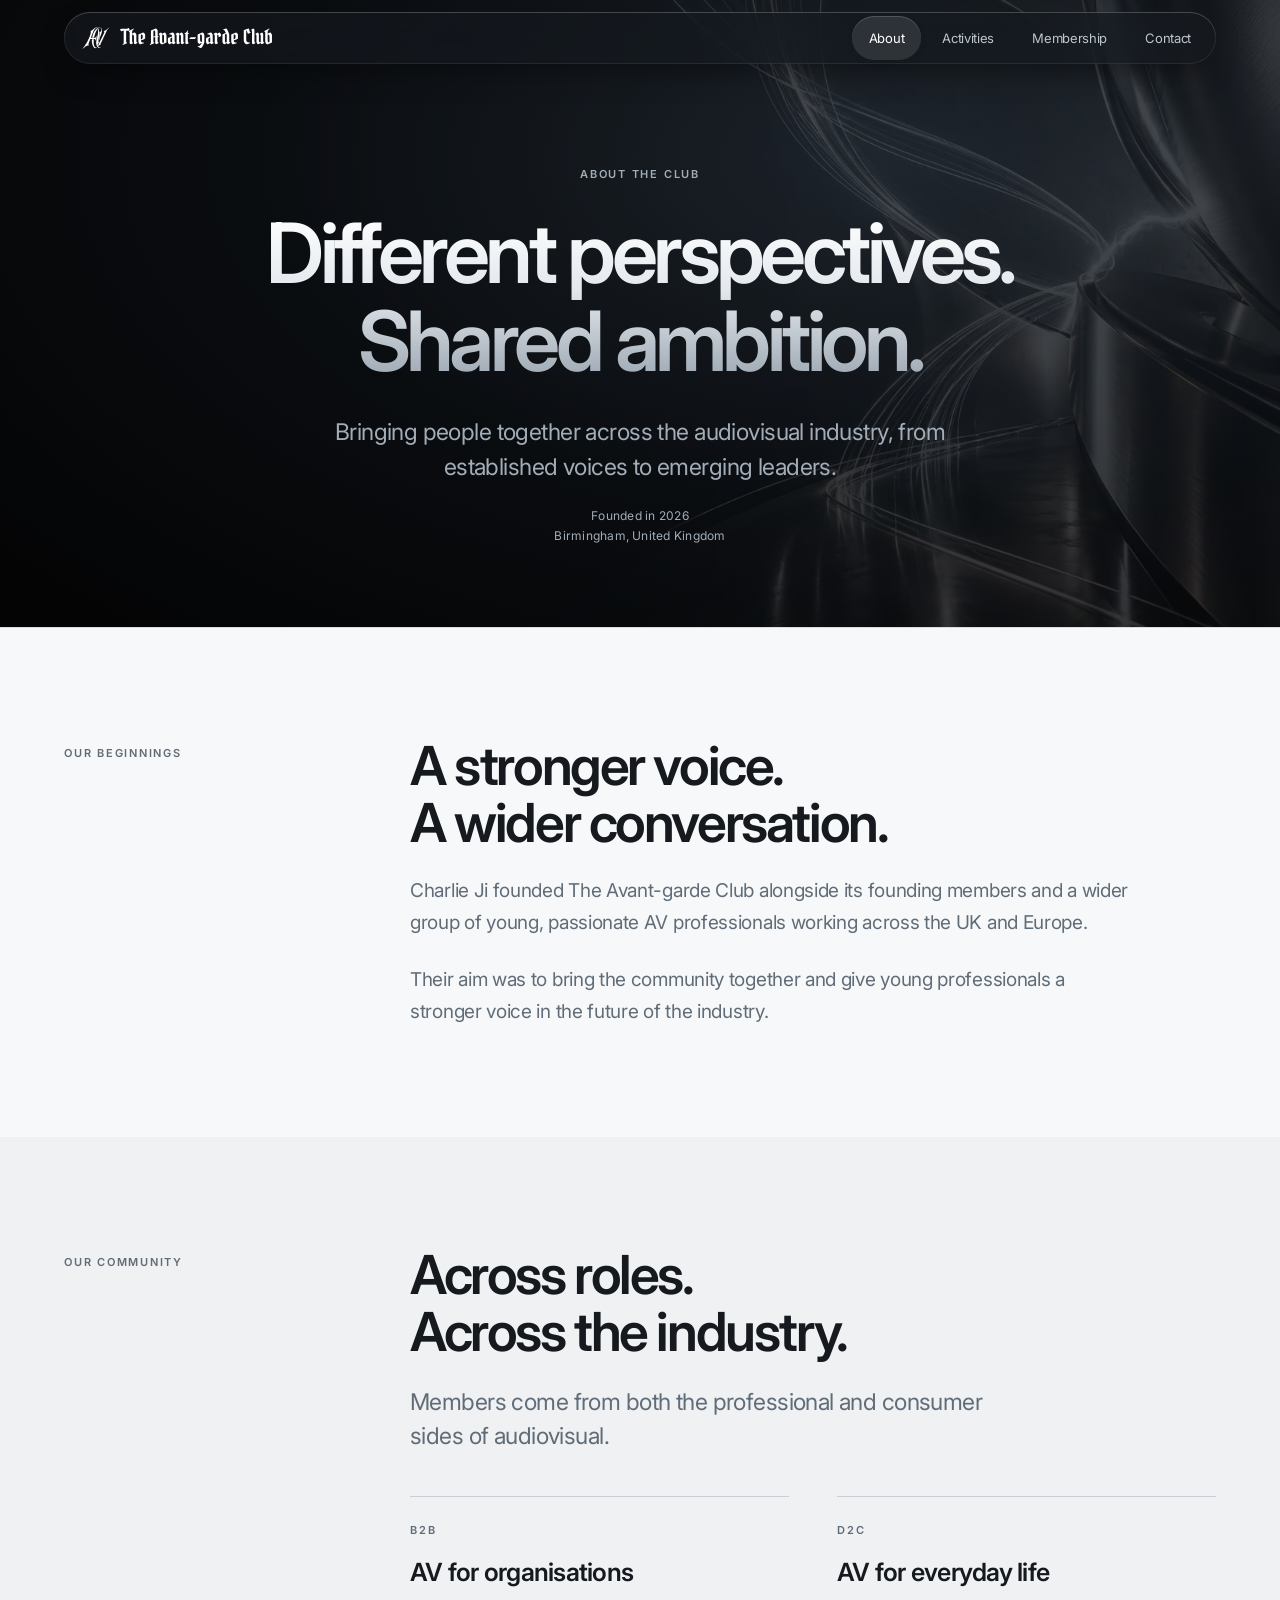
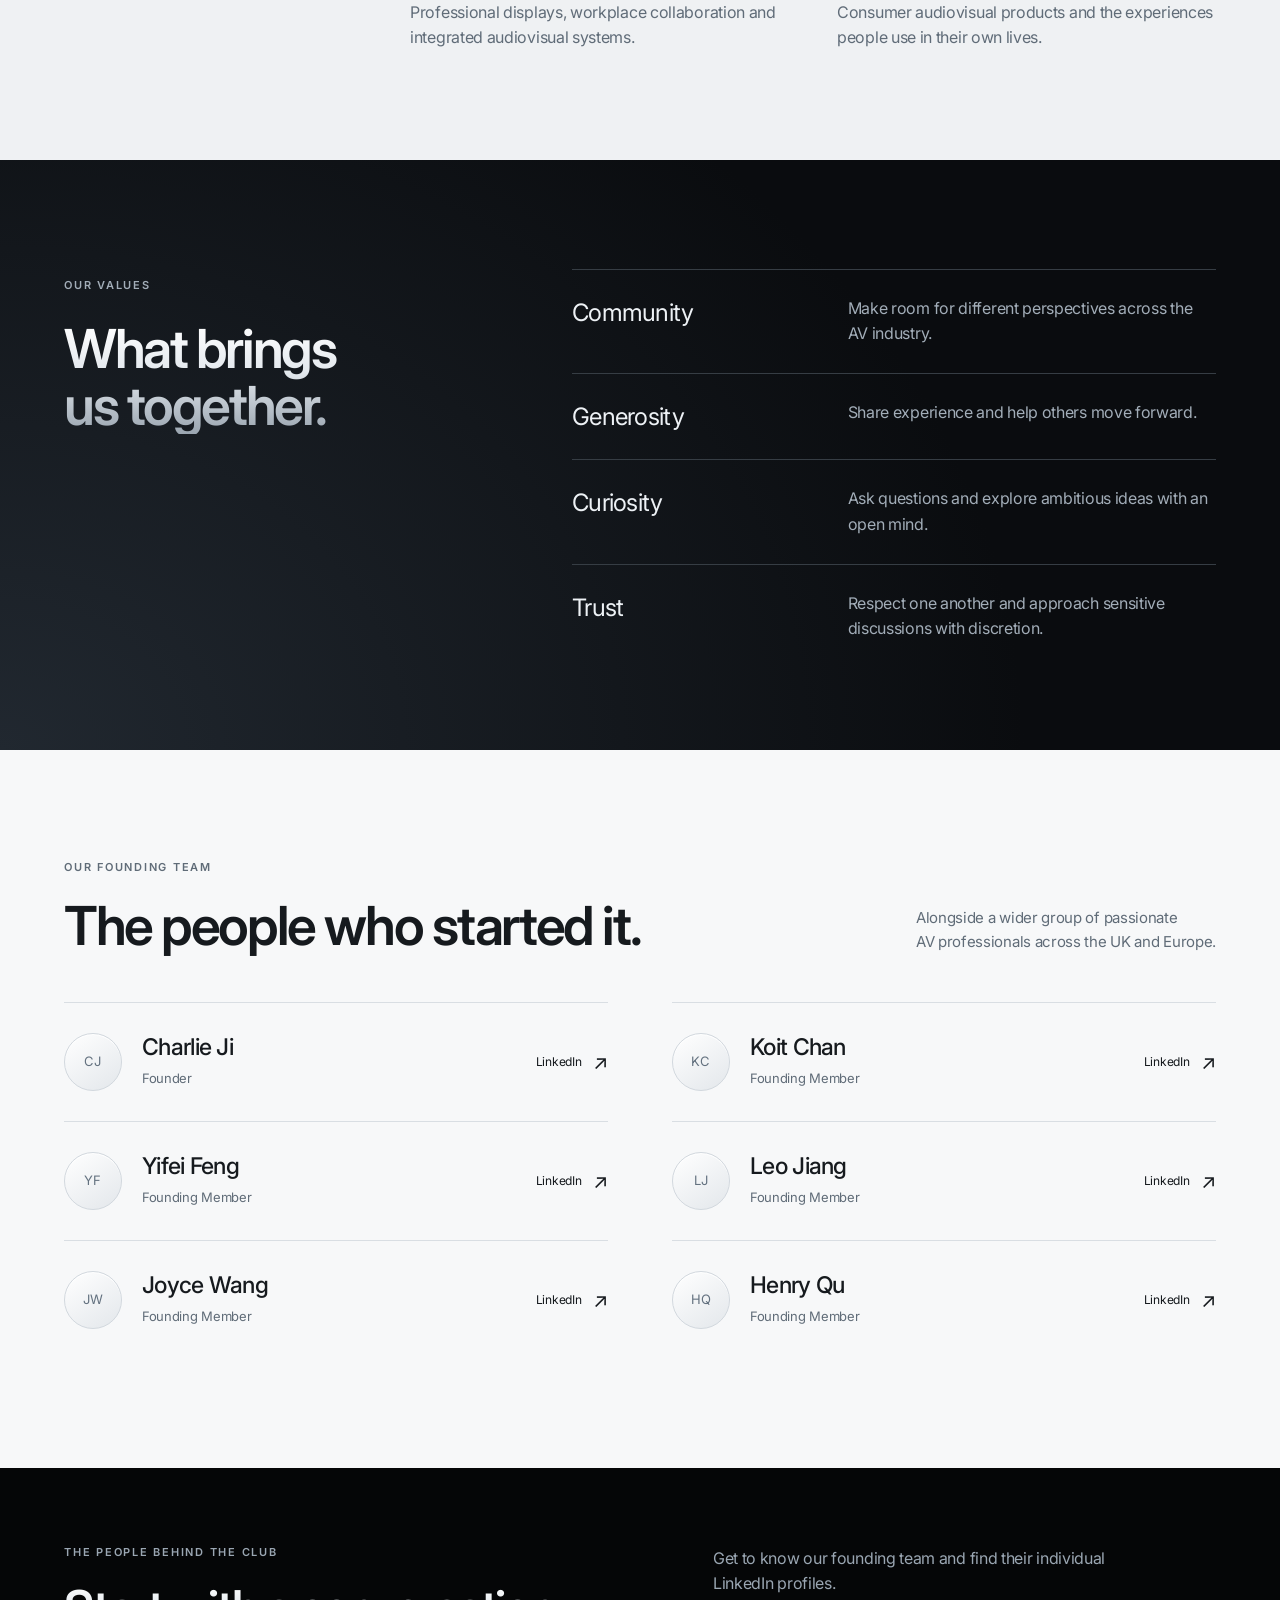
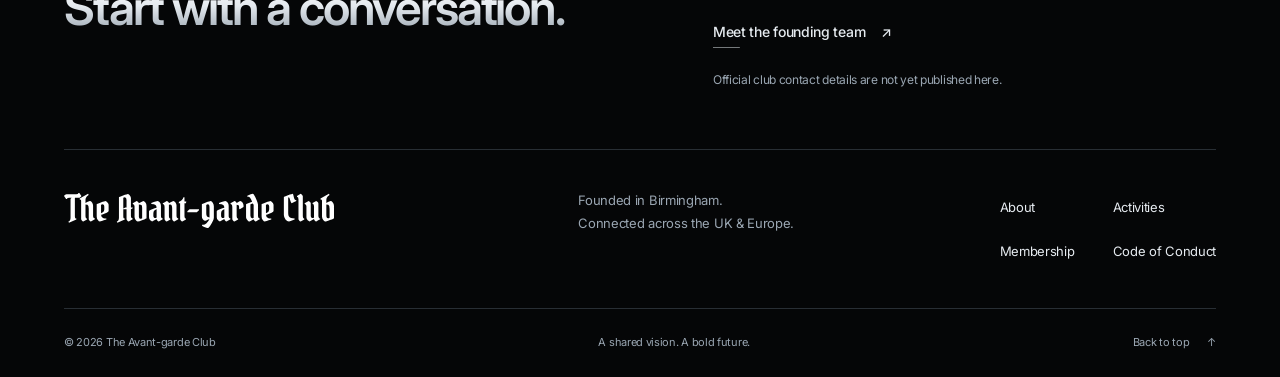
<file: about/index.html>
<!doctype html>
<!-- Generated by scripts/build_site.py. Edit site/pages/ and site/templates/. -->
<html lang="en-GB">
<head>
  <meta charset="utf-8">
  <meta name="viewport" content="width=device-width, initial-scale=1, viewport-fit=cover">
  <title>About the club — The Avant-garde Club</title>
  <meta name="description" content="Our story, our values and the people who founded The Avant-garde Club in Birmingham.">
  <meta name="theme-color" content="#050607">
  <link rel="canonical" href="https://chenyuanqu.com/Avantgarde/about/">
  <meta property="og:type" content="website">
  <meta property="og:site_name" content="The Avant-garde Club">
  <meta property="og:title" content="About the club — The Avant-garde Club">
  <meta property="og:description" content="Our story, our values and the people who founded The Avant-garde Club in Birmingham.">
  <meta property="og:url" content="https://chenyuanqu.com/Avantgarde/about/">
  <meta property="og:image" content="https://chenyuanqu.com/Avantgarde/assets/img/og-image.jpg">
  <meta property="og:image:width" content="1200">
  <meta property="og:image:height" content="630">
  <meta property="og:image:alt" content="The Avant-garde Club — A shared vision. A bold future.">
  <meta property="og:locale" content="en_GB">
  <meta name="twitter:card" content="summary_large_image">
  <link rel="icon" href="../assets/icons/favicon.ico" sizes="48x48">
  <link rel="icon" href="../assets/icons/favicon.svg" type="image/svg+xml">
  <link rel="apple-touch-icon" href="../assets/icons/apple-touch-icon.png">
  <link rel="stylesheet" href="../assets/css/main.css?v=fd4ba14f61d9">
  <script src="../assets/js/main.js?v=fd4ba14f61d9" defer></script>

  <script type="application/ld+json">
    {"@context":"https://schema.org","@type":"Organization","name":"The Avant-garde Club","url":"https://chenyuanqu.com/Avantgarde/","logo":"https://chenyuanqu.com/Avantgarde/assets/icons/apple-touch-icon.png","foundingDate":"2026","foundingLocation":{"@type":"Place","name":"Birmingham, United Kingdom"}}
  </script>
</head>
<body class="page-about" data-page="about">
  <a class="skip-link" href="#main">Skip to content</a>

  <header class="site-header" data-theme="dark">
    <div class="container header-inner">
      <div class="header-material" aria-hidden="true"></div>
      <a class="brand" href="../" aria-label="The Avant-garde Club — home" data-glow>
        <img class="brand__monogram" src="../assets/img/monogram.svg" width="38" height="32" alt="">
        <img class="brand__wordmark" src="../assets/img/wordmark.svg" width="216" height="28" alt="">
      </a>
      <button class="nav-toggle" aria-controls="primary-nav" aria-expanded="false" type="button" hidden>
        <span class="nav-toggle__label">Menu</span><span class="nav-toggle__icon" aria-hidden="true"></span>
      </button>
      <nav class="site-nav" id="primary-nav" aria-label="Main navigation">
<a href="../about/" aria-current="page">About</a>
<a href="../activities/">Activities</a>
<a href="../membership/">Membership</a>
<a href="#contact">Contact</a>
      </nav>
    </div>
  </header>

  <main id="main" tabindex="-1">
    <section class="page-intro page-intro--dark" data-theme="dark" aria-labelledby="page-title">
      <div class="container page-intro__inner">
      <p class="eyebrow">About the club</p>
      <h1 id="page-title">Different perspectives.<br><span class="muted">Shared ambition.</span></h1>
      <div class="intro-meta">
        <p class="lead">Bringing people together across the audiovisual industry, from established voices to emerging leaders.</p>
        <p class="location-note">Founded in 2026<br>Birmingham, United Kingdom</p>
      </div>
      </div>
    </section>

    <section class="section section--ruled" id="story" aria-labelledby="story-title">
      <div class="container editorial-grid">
        <p class="eyebrow section-label">Our beginnings</p>
        <div class="reading-copy">
          <h2 id="story-title">A stronger voice.<br>A wider conversation.</h2>
          <p>Charlie Ji founded The Avant-garde Club alongside its founding members and a wider group of young, passionate AV professionals working across the UK and Europe.</p>
          <p>Their aim was to bring the community together and give young professionals a stronger voice in the future of the industry.</p>
        </div>
      </div>
    </section>

    <section class="section community-section" id="community" aria-labelledby="community-title">
      <div class="container editorial-grid">
        <p class="eyebrow section-label">Our community</p>
        <div>
          <h2 id="community-title">Across roles.<br>Across the industry.</h2>
          <p class="lead community-lead">Members come from both the professional and consumer sides of audiovisual.</p>
          <div class="plain-columns">
            <div><p class="eyebrow">B2B</p><h3>AV for organisations</h3><p>Professional displays, workplace collaboration and integrated audiovisual systems.</p></div>
            <div><p class="eyebrow">D2C</p><h3>AV for everyday life</h3><p>Consumer audiovisual products and the experiences people use in their own lives.</p></div>
          </div>
        </div>
      </div>
    </section>

    <section class="section values-section" data-theme="dark" id="values" aria-labelledby="values-title">
      <div class="container editorial-grid">
        <div><p class="eyebrow section-label">Our values</p><h2 id="values-title">What brings<br> us together.</h2></div>
        <dl class="values-list">
          <div><dt>Community</dt><dd>Make room for different perspectives across the AV industry.</dd></div>
          <div><dt>Generosity</dt><dd>Share experience and help others move forward.</dd></div>
          <div><dt>Curiosity</dt><dd>Ask questions and explore ambitious ideas with an open mind.</dd></div>
          <div><dt>Trust</dt><dd>Respect one another and approach sensitive discussions with discretion.</dd></div>
        </dl>
      </div>
    </section>

    <section class="section" id="team" aria-labelledby="team-title">
      <div class="container">
        <div class="section-heading">
          <p class="eyebrow">Our founding team</p>
          <h2 id="team-title">The people who started it.</h2>
          <p>Alongside a wider group of passionate<br> AV professionals across the UK and Europe.</p>
        </div>
        <ul class="team-list">

        <li class="person">
          <span class="person__initials" aria-hidden="true">CJ</span>
          <div class="person__info"><h3>Charlie Ji</h3><p>Founder</p></div>
          <a class="person__link" href="https://www.linkedin.com/in/mingyuanji/" target="_blank" rel="noopener noreferrer">
            <span>LinkedIn</span><span aria-hidden="true">↗</span>
            <span class="visually-hidden"> — Charlie Ji (opens in a new tab)</span>
          </a>
        </li>

        <li class="person">
          <span class="person__initials" aria-hidden="true">KC</span>
          <div class="person__info"><h3>Koit Chan</h3><p>Founding Member</p></div>
          <a class="person__link" href="https://www.linkedin.com/in/koit-chan-9b6966b9/" target="_blank" rel="noopener noreferrer">
            <span>LinkedIn</span><span aria-hidden="true">↗</span>
            <span class="visually-hidden"> — Koit Chan (opens in a new tab)</span>
          </a>
        </li>

        <li class="person">
          <span class="person__initials" aria-hidden="true">YF</span>
          <div class="person__info"><h3>Yifei Feng</h3><p>Founding Member</p></div>
          <a class="person__link" href="https://www.linkedin.com/in/yifeifeng1999/" target="_blank" rel="noopener noreferrer">
            <span>LinkedIn</span><span aria-hidden="true">↗</span>
            <span class="visually-hidden"> — Yifei Feng (opens in a new tab)</span>
          </a>
        </li>

        <li class="person">
          <span class="person__initials" aria-hidden="true">LJ</span>
          <div class="person__info"><h3>Leo Jiang</h3><p>Founding Member</p></div>
          <a class="person__link" href="https://www.linkedin.com/in/zubiao-jiang-430140222/" target="_blank" rel="noopener noreferrer">
            <span>LinkedIn</span><span aria-hidden="true">↗</span>
            <span class="visually-hidden"> — Leo Jiang (opens in a new tab)</span>
          </a>
        </li>

        <li class="person">
          <span class="person__initials" aria-hidden="true">JW</span>
          <div class="person__info"><h3>Joyce Wang</h3><p>Founding Member</p></div>
          <a class="person__link" href="https://www.linkedin.com/in/joyce-wang-67436b13b/" target="_blank" rel="noopener noreferrer">
            <span>LinkedIn</span><span aria-hidden="true">↗</span>
            <span class="visually-hidden"> — Joyce Wang (opens in a new tab)</span>
          </a>
        </li>

        <li class="person">
          <span class="person__initials" aria-hidden="true">HQ</span>
          <div class="person__info"><h3>Henry Qu</h3><p>Founding Member</p></div>
          <a class="person__link" href="https://www.linkedin.com/in/henry-qu-436621195/" target="_blank" rel="noopener noreferrer">
            <span>LinkedIn</span><span aria-hidden="true">↗</span>
            <span class="visually-hidden"> — Henry Qu (opens in a new tab)</span>
          </a>
        </li>
        </ul>
      </div>
    </section>

  </main>
  <footer class="site-footer" id="contact" data-theme="dark" aria-labelledby="contact-title">
    <div class="container">
      <div class="contact-row">
        <div>
          <p class="eyebrow">The people behind the club</p>
          <h2 id="contact-title">Start with a conversation.</h2>
        </div>
        <div class="contact-copy">
          <p>Get to know our founding team and find their individual LinkedIn profiles.</p>
          <a class="text-link" href="../about/#team">Meet the founding team <span aria-hidden="true">↗</span></a>
          <p class="contact-note">Official club contact details are not yet published here.</p>
        </div>
      </div>
      <div class="footer-main">
        <a class="footer-brand" href="../" aria-label="The Avant-garde Club — home" data-glow>
          <img src="../assets/img/wordmark.svg" width="290" height="38" alt="The Avant-garde Club">
        </a>
        <p class="footer-location">Founded in Birmingham.<br>Connected across the UK &amp; Europe.</p>
        <nav class="footer-nav" aria-label="Footer">
          <a href="../about/">About</a>
          <a href="../activities/">Activities</a>
          <a href="../membership/">Membership</a>
          <a href="../conduct/">Code of Conduct</a>
        </nav>
      </div>
      <div class="footer-bottom">
        <p>© 2026 The Avant-garde Club</p>
        <p>A shared vision. A bold future.</p>
        <a href="#main">Back to top <span aria-hidden="true">↑</span></a>
      </div>
    </div>
  </footer>

</body>
</html>
</file>
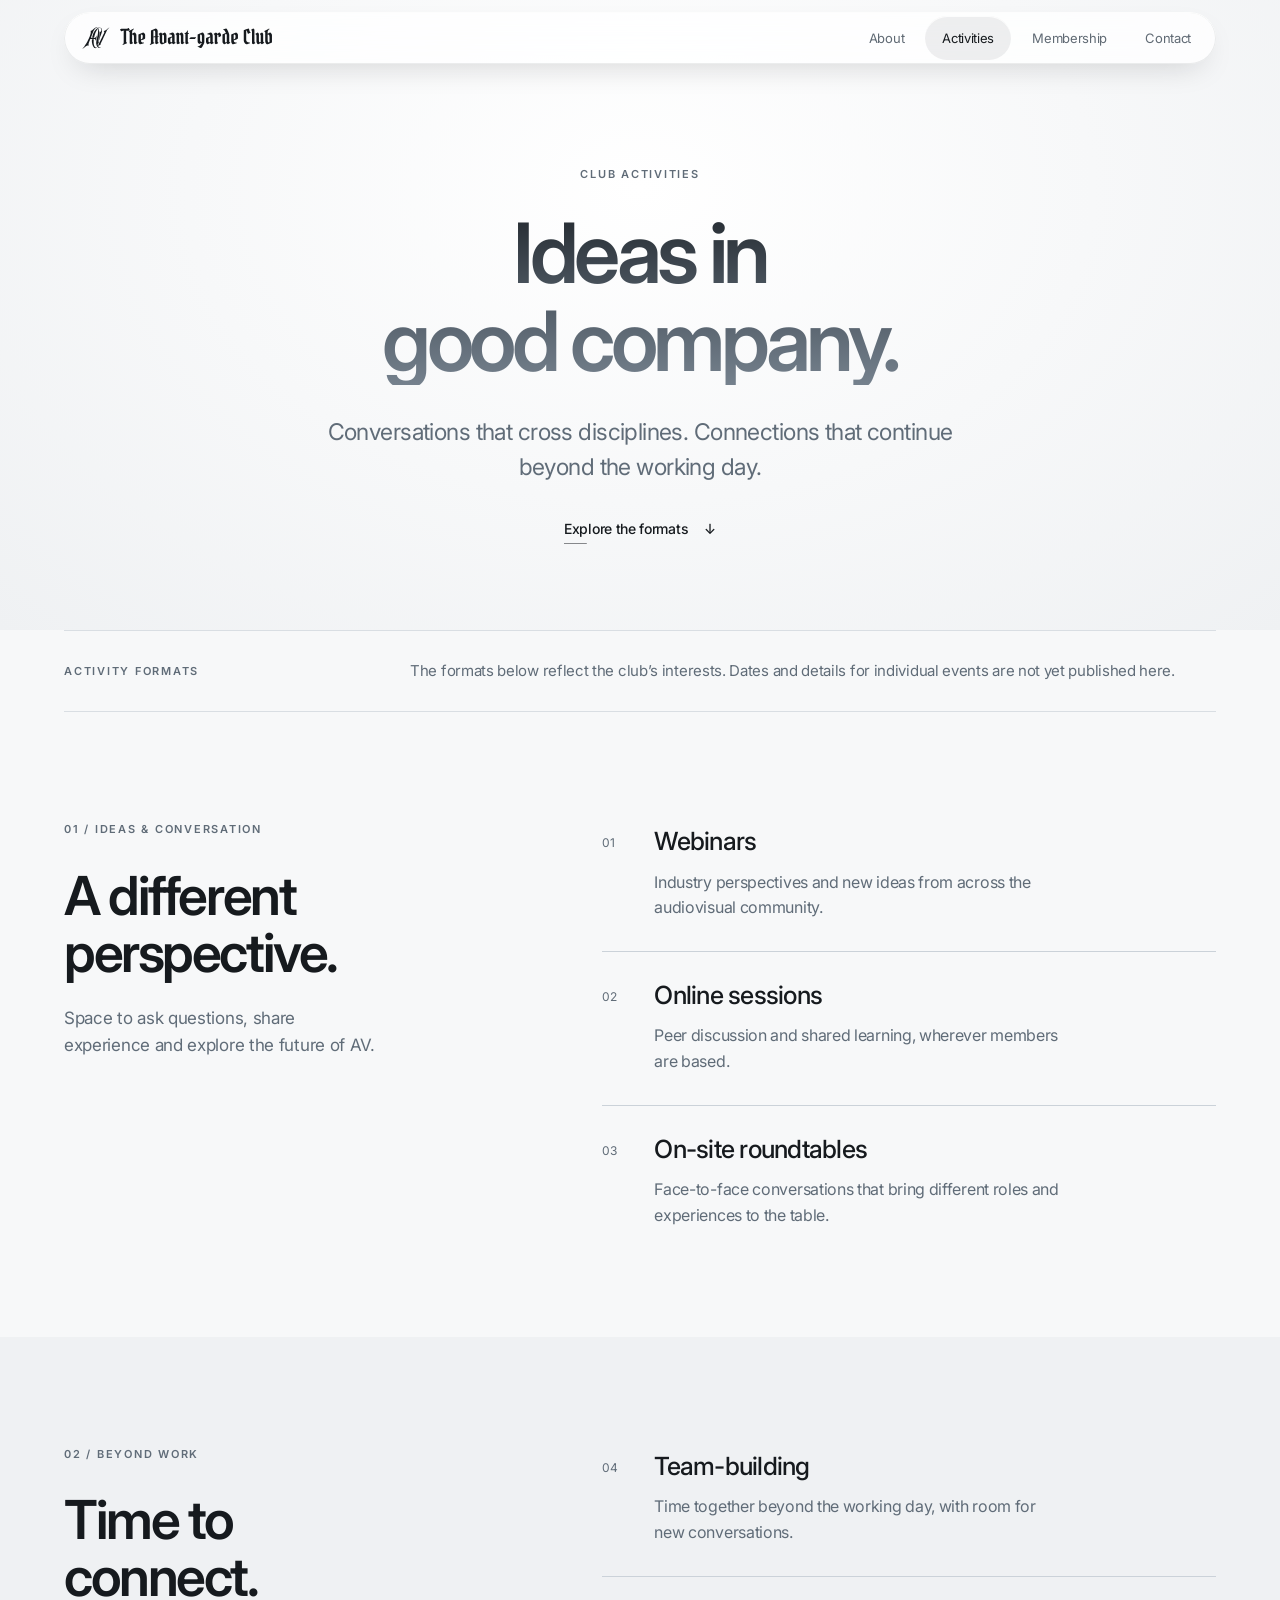
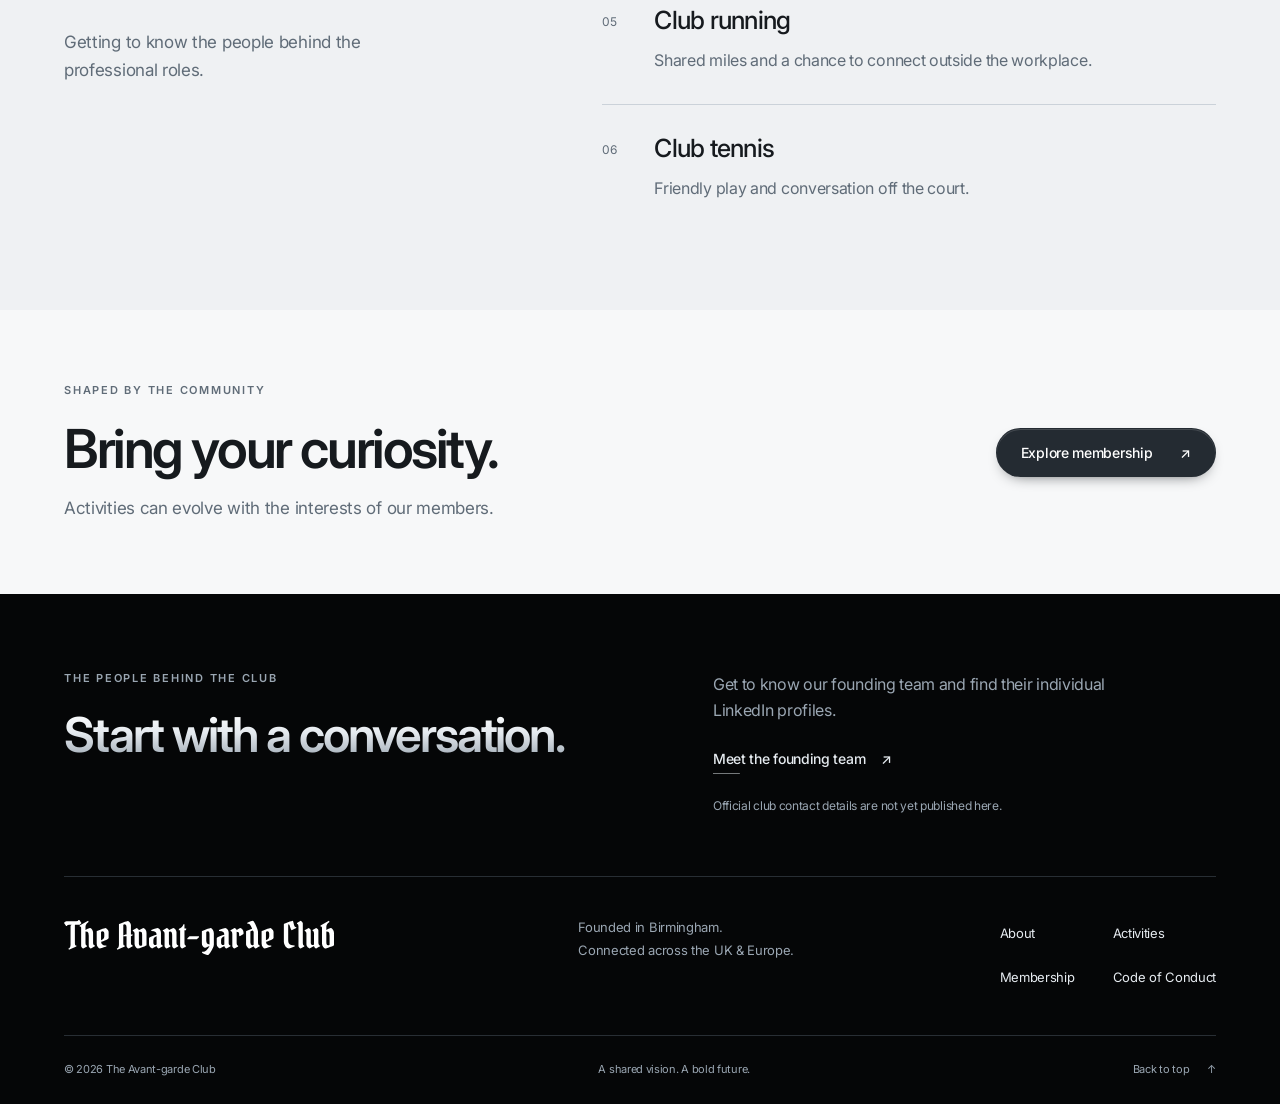
<file: activities/index.html>
<!doctype html>
<!-- Generated by scripts/build_site.py. Edit site/pages/ and site/templates/. -->
<html lang="en-GB">
<head>
  <meta charset="utf-8">
  <meta name="viewport" content="width=device-width, initial-scale=1, viewport-fit=cover">
  <title>Ways we come together — The Avant-garde Club</title>
  <meta name="description" content="Explore the club&#x27;s activity formats, from industry conversations and roundtables to running and tennis.">
  <meta name="theme-color" content="#eff1f3">
  <link rel="canonical" href="https://chenyuanqu.com/Avantgarde/activities/">
  <meta property="og:type" content="website">
  <meta property="og:site_name" content="The Avant-garde Club">
  <meta property="og:title" content="Ways we come together — The Avant-garde Club">
  <meta property="og:description" content="Explore the club&#x27;s activity formats, from industry conversations and roundtables to running and tennis.">
  <meta property="og:url" content="https://chenyuanqu.com/Avantgarde/activities/">
  <meta property="og:image" content="https://chenyuanqu.com/Avantgarde/assets/img/og-image.jpg">
  <meta property="og:image:width" content="1200">
  <meta property="og:image:height" content="630">
  <meta property="og:image:alt" content="The Avant-garde Club — A shared vision. A bold future.">
  <meta property="og:locale" content="en_GB">
  <meta name="twitter:card" content="summary_large_image">
  <link rel="icon" href="../assets/icons/favicon.ico" sizes="48x48">
  <link rel="icon" href="../assets/icons/favicon.svg" type="image/svg+xml">
  <link rel="apple-touch-icon" href="../assets/icons/apple-touch-icon.png">
  <link rel="stylesheet" href="../assets/css/main.css?v=fd4ba14f61d9">
  <script src="../assets/js/main.js?v=fd4ba14f61d9" defer></script>

  <script type="application/ld+json">
    {"@context":"https://schema.org","@type":"Organization","name":"The Avant-garde Club","url":"https://chenyuanqu.com/Avantgarde/","logo":"https://chenyuanqu.com/Avantgarde/assets/icons/apple-touch-icon.png","foundingDate":"2026","foundingLocation":{"@type":"Place","name":"Birmingham, United Kingdom"}}
  </script>
</head>
<body class="page-activities" data-page="activities">
  <a class="skip-link" href="#main">Skip to content</a>

  <header class="site-header" data-theme="light">
    <div class="container header-inner">
      <div class="header-material" aria-hidden="true"></div>
      <a class="brand" href="../" aria-label="The Avant-garde Club — home" data-glow>
        <img class="brand__monogram" src="../assets/img/monogram.svg" width="38" height="32" alt="">
        <img class="brand__wordmark" src="../assets/img/wordmark.svg" width="216" height="28" alt="">
      </a>
      <button class="nav-toggle" aria-controls="primary-nav" aria-expanded="false" type="button" hidden>
        <span class="nav-toggle__label">Menu</span><span class="nav-toggle__icon" aria-hidden="true"></span>
      </button>
      <nav class="site-nav" id="primary-nav" aria-label="Main navigation">
<a href="../about/">About</a>
<a href="../activities/" aria-current="page">Activities</a>
<a href="../membership/">Membership</a>
<a href="#contact">Contact</a>
      </nav>
    </div>
  </header>

  <main id="main" tabindex="-1">
    <section class="page-intro" data-theme="light" aria-labelledby="page-title">
      <div class="container page-intro__inner">
      <p class="eyebrow">Club activities</p>
      <h1 id="page-title">Ideas in<br><span class="muted">good company.</span></h1>
      <div class="intro-meta">
        <p class="lead">Conversations that cross disciplines. Connections that continue beyond the working day.</p>
        <a class="text-link" href="#conversation">Explore the formats <span aria-hidden="true">↓</span></a>
      </div>
      </div>
    </section>

    <div class="container">
      <aside class="publication-note" aria-label="Activity information">
        <span class="eyebrow">Activity formats</span>
        <p>The formats below reflect the club’s interests. Dates and details for individual events are not yet published here.</p>
      </aside>
    </div>

    <section class="section" id="conversation" aria-labelledby="conversation-title">
      <div class="container activity-group">
        <div class="activity-group__intro"><p class="eyebrow">01 / Ideas &amp; conversation</p><h2 id="conversation-title">A different<br> perspective.</h2><p>Space to ask questions, share experience and explore the future of AV.</p></div>
        <div class="format-list">
          <article><span class="format-number">01</span><div><h3>Webinars</h3><p>Industry perspectives and new ideas from across the audiovisual community.</p></div></article>
          <article><span class="format-number">02</span><div><h3>Online sessions</h3><p>Peer discussion and shared learning, wherever members are based.</p></div></article>
          <article><span class="format-number">03</span><div><h3>On-site roundtables</h3><p>Face-to-face conversations that bring different roles and experiences to the table.</p></div></article>
        </div>
      </div>
    </section>

    <section class="section section--tinted" id="beyond-work" aria-labelledby="beyond-title">
      <div class="container activity-group">
        <div class="activity-group__intro"><p class="eyebrow">02 / Beyond work</p><h2 id="beyond-title">Time to<br> connect.</h2><p>Getting to know the people behind the professional roles.</p></div>
        <div class="format-list">
          <article><span class="format-number">04</span><div><h3>Team-building</h3><p>Time together beyond the working day, with room for new conversations.</p></div></article>
          <article><span class="format-number">05</span><div><h3>Club running</h3><p>Shared miles and a chance to connect outside the workplace.</p></div></article>
          <article><span class="format-number">06</span><div><h3>Club tennis</h3><p>Friendly play and conversation off the court.</p></div></article>
        </div>
      </div>
    </section>

    <section class="page-next container" aria-labelledby="next-title">
      <div><p class="eyebrow">Shaped by the community</p><h2 id="next-title">Bring your curiosity.</h2><p>Activities can evolve with the interests of our members.</p></div>
      <a class="button button--dark" href="../membership/">Explore membership <span aria-hidden="true">↗</span></a>
    </section>

  </main>
  <footer class="site-footer" id="contact" data-theme="dark" aria-labelledby="contact-title">
    <div class="container">
      <div class="contact-row">
        <div>
          <p class="eyebrow">The people behind the club</p>
          <h2 id="contact-title">Start with a conversation.</h2>
        </div>
        <div class="contact-copy">
          <p>Get to know our founding team and find their individual LinkedIn profiles.</p>
          <a class="text-link" href="../about/#team">Meet the founding team <span aria-hidden="true">↗</span></a>
          <p class="contact-note">Official club contact details are not yet published here.</p>
        </div>
      </div>
      <div class="footer-main">
        <a class="footer-brand" href="../" aria-label="The Avant-garde Club — home" data-glow>
          <img src="../assets/img/wordmark.svg" width="290" height="38" alt="The Avant-garde Club">
        </a>
        <p class="footer-location">Founded in Birmingham.<br>Connected across the UK &amp; Europe.</p>
        <nav class="footer-nav" aria-label="Footer">
          <a href="../about/">About</a>
          <a href="../activities/">Activities</a>
          <a href="../membership/">Membership</a>
          <a href="../conduct/">Code of Conduct</a>
        </nav>
      </div>
      <div class="footer-bottom">
        <p>© 2026 The Avant-garde Club</p>
        <p>A shared vision. A bold future.</p>
        <a href="#main">Back to top <span aria-hidden="true">↑</span></a>
      </div>
    </div>
  </footer>

</body>
</html>
</file>
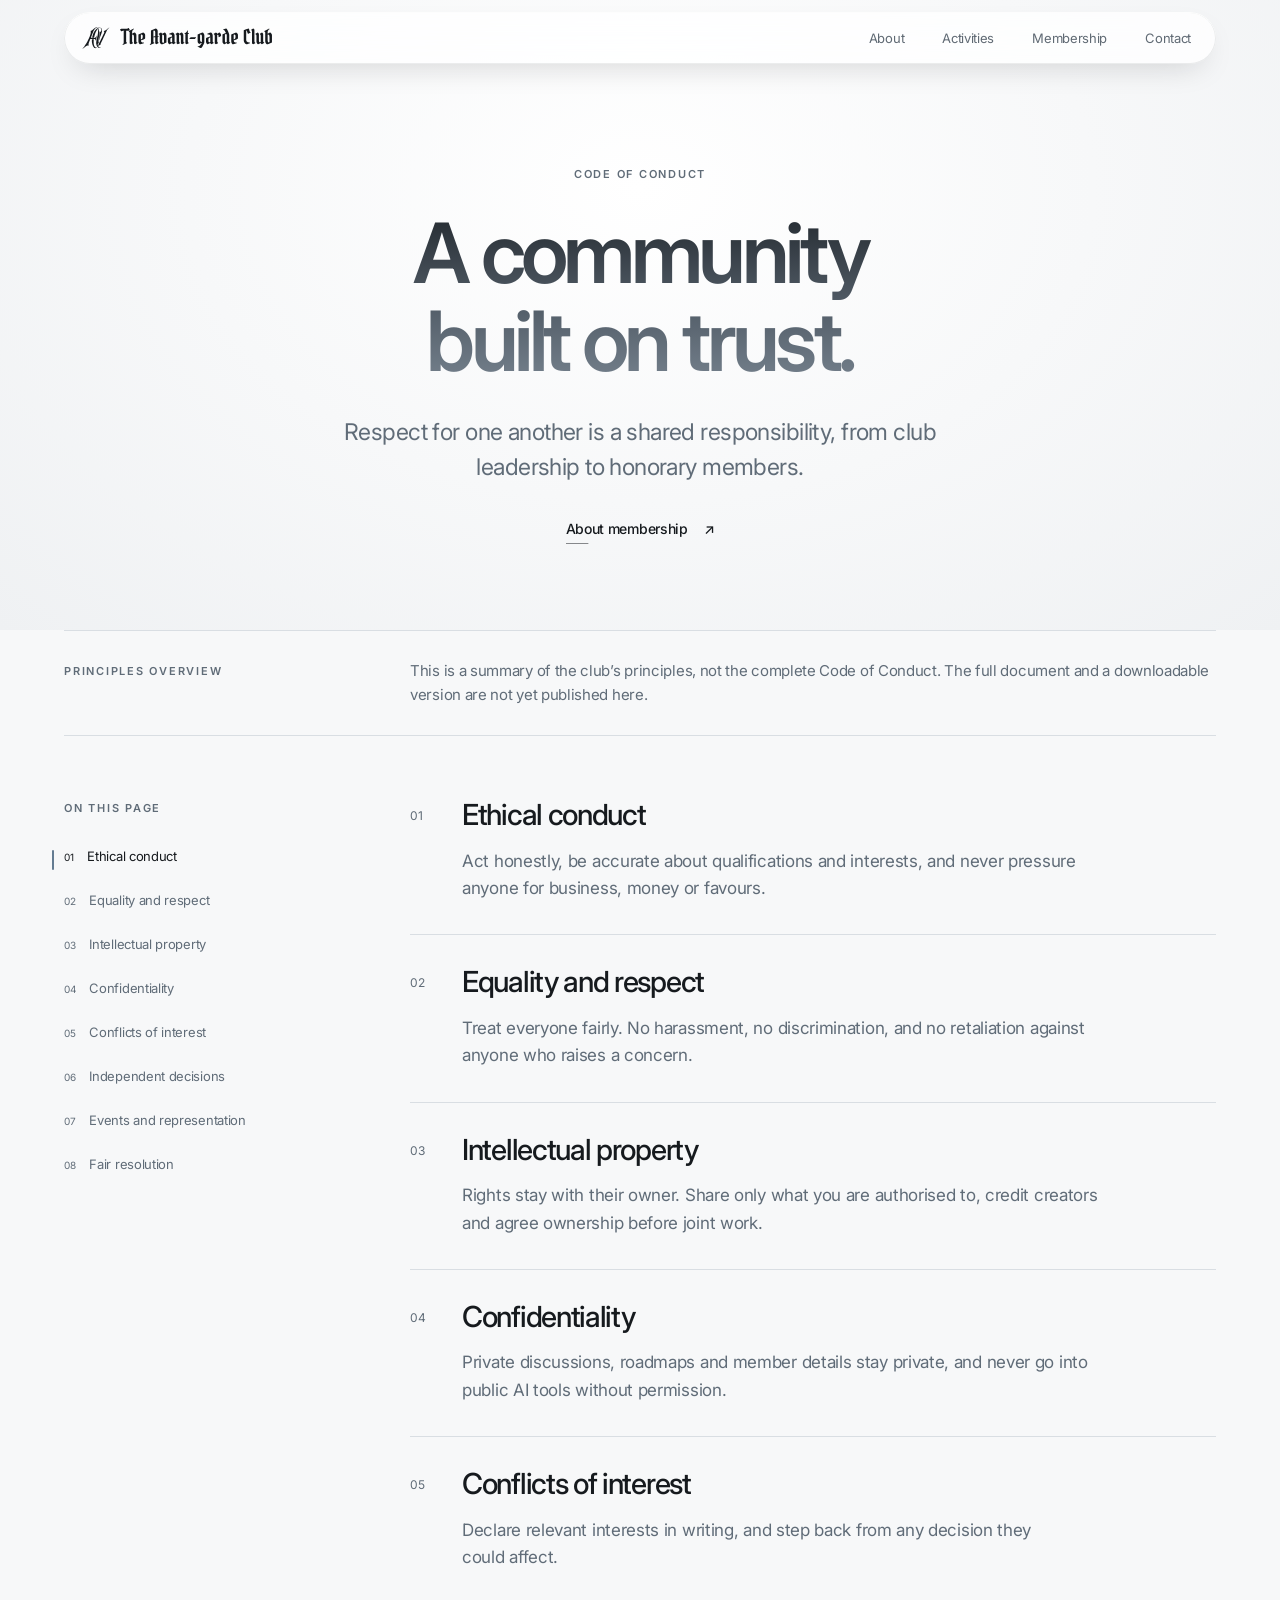
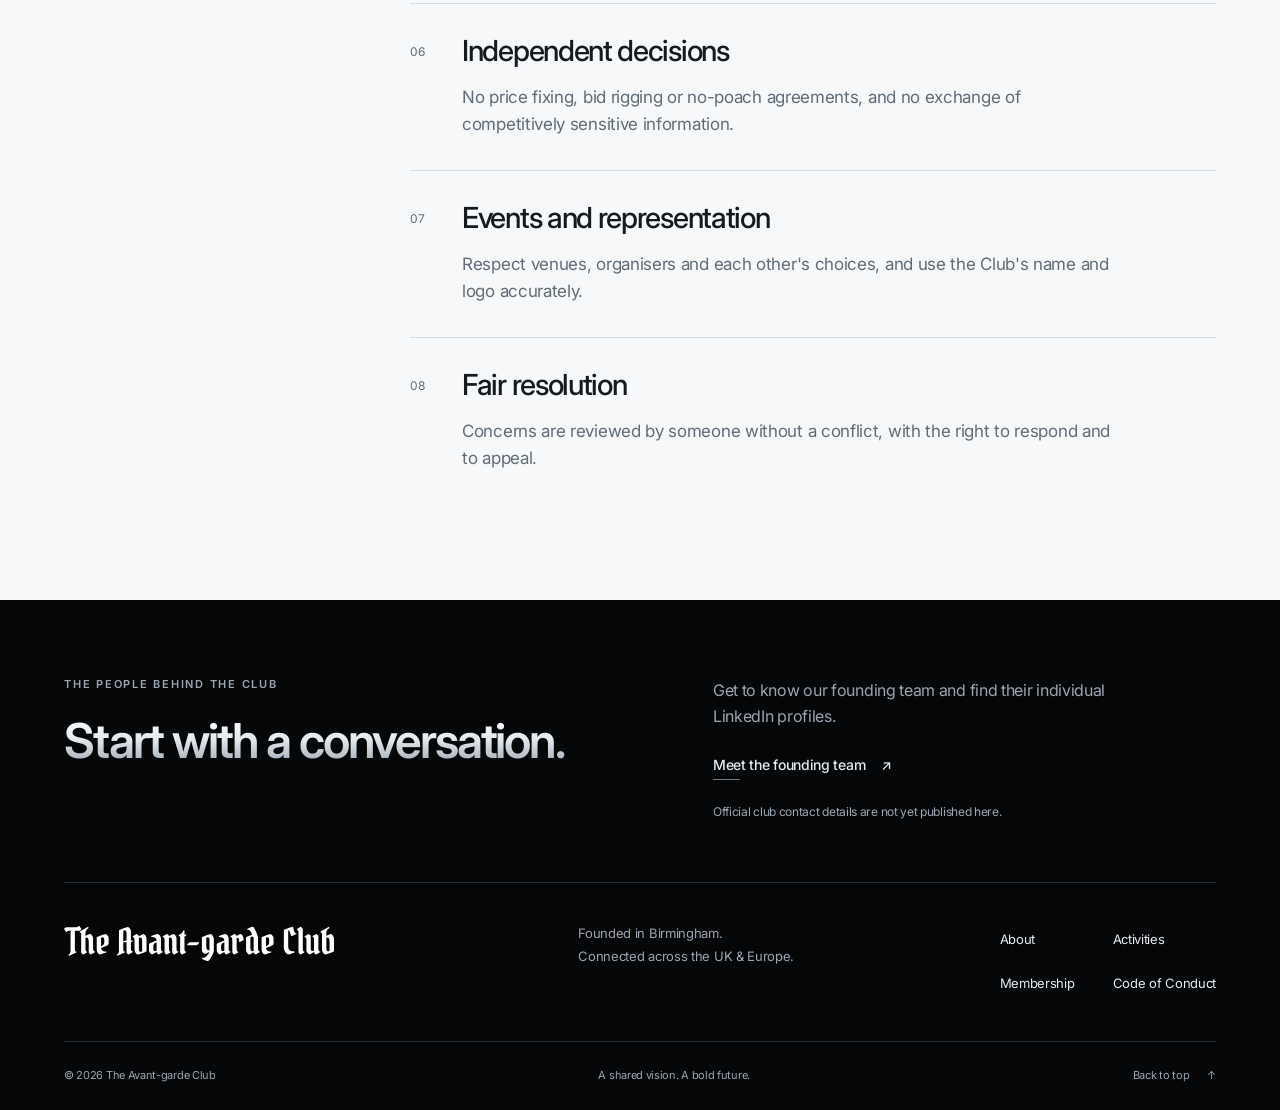
<file: conduct/index.html>
<!doctype html>
<!-- Generated by scripts/build_site.py. Edit site/pages/ and site/templates/. -->
<html lang="en-GB">
<head>
  <meta charset="utf-8">
  <meta name="viewport" content="width=device-width, initial-scale=1, viewport-fit=cover">
  <title>Code of Conduct — principles overview — The Avant-garde Club</title>
  <meta name="description" content="An overview of the principles of The Avant-garde Club. The full Code of Conduct is not yet published here.">
  <meta name="theme-color" content="#eff1f3">
  <link rel="canonical" href="https://chenyuanqu.com/Avantgarde/conduct/">
  <meta property="og:type" content="website">
  <meta property="og:site_name" content="The Avant-garde Club">
  <meta property="og:title" content="Code of Conduct — principles overview — The Avant-garde Club">
  <meta property="og:description" content="An overview of the principles of The Avant-garde Club. The full Code of Conduct is not yet published here.">
  <meta property="og:url" content="https://chenyuanqu.com/Avantgarde/conduct/">
  <meta property="og:image" content="https://chenyuanqu.com/Avantgarde/assets/img/og-image.jpg">
  <meta property="og:image:width" content="1200">
  <meta property="og:image:height" content="630">
  <meta property="og:image:alt" content="The Avant-garde Club — A shared vision. A bold future.">
  <meta property="og:locale" content="en_GB">
  <meta name="twitter:card" content="summary_large_image">
  <link rel="icon" href="../assets/icons/favicon.ico" sizes="48x48">
  <link rel="icon" href="../assets/icons/favicon.svg" type="image/svg+xml">
  <link rel="apple-touch-icon" href="../assets/icons/apple-touch-icon.png">
  <link rel="stylesheet" href="../assets/css/main.css?v=fd4ba14f61d9">
  <script src="../assets/js/main.js?v=fd4ba14f61d9" defer></script>

  <script type="application/ld+json">
    {"@context":"https://schema.org","@type":"Organization","name":"The Avant-garde Club","url":"https://chenyuanqu.com/Avantgarde/","logo":"https://chenyuanqu.com/Avantgarde/assets/icons/apple-touch-icon.png","foundingDate":"2026","foundingLocation":{"@type":"Place","name":"Birmingham, United Kingdom"}}
  </script>
</head>
<body class="page-conduct" data-page="conduct">
  <a class="skip-link" href="#main">Skip to content</a>

  <header class="site-header" data-theme="light">
    <div class="container header-inner">
      <div class="header-material" aria-hidden="true"></div>
      <a class="brand" href="../" aria-label="The Avant-garde Club — home" data-glow>
        <img class="brand__monogram" src="../assets/img/monogram.svg" width="38" height="32" alt="">
        <img class="brand__wordmark" src="../assets/img/wordmark.svg" width="216" height="28" alt="">
      </a>
      <button class="nav-toggle" aria-controls="primary-nav" aria-expanded="false" type="button" hidden>
        <span class="nav-toggle__label">Menu</span><span class="nav-toggle__icon" aria-hidden="true"></span>
      </button>
      <nav class="site-nav" id="primary-nav" aria-label="Main navigation">
<a href="../about/">About</a>
<a href="../activities/">Activities</a>
<a href="../membership/">Membership</a>
<a href="#contact">Contact</a>
      </nav>
    </div>
  </header>

  <main id="main" tabindex="-1">
    <section class="page-intro" data-theme="light" aria-labelledby="page-title">
      <div class="container page-intro__inner">
      <p class="eyebrow">Code of Conduct</p>
      <h1 id="page-title">A community<br><span class="muted">built on trust.</span></h1>
      <div class="intro-meta">
        <p class="lead">Respect for one another is a shared responsibility, from club leadership to honorary members.</p>
        <a class="text-link" href="../membership/">About membership <span aria-hidden="true">↗</span></a>
      </div>
      </div>
    </section>

    <div class="container">
      <aside class="publication-note" aria-labelledby="overview-note">
        <span class="eyebrow" id="overview-note">Principles overview</span>
        <p>This is a summary of the club’s principles, not the complete Code of Conduct. The full document and a downloadable version are not yet published here.</p>
      </aside>
    </div>

    <div class="container conduct-layout">
      <nav class="conduct-toc" aria-label="On this page">
        <p class="eyebrow">On this page</p>
        <ol>
<li><a href="#ethical-conduct"><span>01</span>Ethical conduct</a></li>
<li><a href="#equality-and-respect"><span>02</span>Equality and respect</a></li>
<li><a href="#intellectual-property"><span>03</span>Intellectual property</a></li>
<li><a href="#confidentiality"><span>04</span>Confidentiality</a></li>
<li><a href="#conflicts-of-interest"><span>05</span>Conflicts of interest</a></li>
<li><a href="#independent-decisions"><span>06</span>Independent decisions</a></li>
<li><a href="#events-and-representation"><span>07</span>Events and representation</a></li>
<li><a href="#fair-resolution"><span>08</span>Fair resolution</a></li>
        </ol>
      </nav>
      <div class="principles">

        <section class="principle" id="ethical-conduct" aria-labelledby="ethical-conduct-title">
          <span class="principle__number" aria-hidden="true">01</span>
          <div><h2 id="ethical-conduct-title">Ethical conduct</h2><p>Act honestly, be accurate about qualifications and interests, and never pressure anyone for business, money or favours.</p></div>
        </section>

        <section class="principle" id="equality-and-respect" aria-labelledby="equality-and-respect-title">
          <span class="principle__number" aria-hidden="true">02</span>
          <div><h2 id="equality-and-respect-title">Equality and respect</h2><p>Treat everyone fairly. No harassment, no discrimination, and no retaliation against anyone who raises a concern.</p></div>
        </section>

        <section class="principle" id="intellectual-property" aria-labelledby="intellectual-property-title">
          <span class="principle__number" aria-hidden="true">03</span>
          <div><h2 id="intellectual-property-title">Intellectual property</h2><p>Rights stay with their owner. Share only what you are authorised to, credit creators and agree ownership before joint work.</p></div>
        </section>

        <section class="principle" id="confidentiality" aria-labelledby="confidentiality-title">
          <span class="principle__number" aria-hidden="true">04</span>
          <div><h2 id="confidentiality-title">Confidentiality</h2><p>Private discussions, roadmaps and member details stay private, and never go into public AI tools without permission.</p></div>
        </section>

        <section class="principle" id="conflicts-of-interest" aria-labelledby="conflicts-of-interest-title">
          <span class="principle__number" aria-hidden="true">05</span>
          <div><h2 id="conflicts-of-interest-title">Conflicts of interest</h2><p>Declare relevant interests in writing, and step back from any decision they could affect.</p></div>
        </section>

        <section class="principle" id="independent-decisions" aria-labelledby="independent-decisions-title">
          <span class="principle__number" aria-hidden="true">06</span>
          <div><h2 id="independent-decisions-title">Independent decisions</h2><p>No price fixing, bid rigging or no-poach agreements, and no exchange of competitively sensitive information.</p></div>
        </section>

        <section class="principle" id="events-and-representation" aria-labelledby="events-and-representation-title">
          <span class="principle__number" aria-hidden="true">07</span>
          <div><h2 id="events-and-representation-title">Events and representation</h2><p>Respect venues, organisers and each other&#x27;s choices, and use the Club&#x27;s name and logo accurately.</p></div>
        </section>

        <section class="principle" id="fair-resolution" aria-labelledby="fair-resolution-title">
          <span class="principle__number" aria-hidden="true">08</span>
          <div><h2 id="fair-resolution-title">Fair resolution</h2><p>Concerns are reviewed by someone without a conflict, with the right to respond and to appeal.</p></div>
        </section>
      </div>
    </div>

  </main>
  <footer class="site-footer" id="contact" data-theme="dark" aria-labelledby="contact-title">
    <div class="container">
      <div class="contact-row">
        <div>
          <p class="eyebrow">The people behind the club</p>
          <h2 id="contact-title">Start with a conversation.</h2>
        </div>
        <div class="contact-copy">
          <p>Get to know our founding team and find their individual LinkedIn profiles.</p>
          <a class="text-link" href="../about/#team">Meet the founding team <span aria-hidden="true">↗</span></a>
          <p class="contact-note">Official club contact details are not yet published here.</p>
        </div>
      </div>
      <div class="footer-main">
        <a class="footer-brand" href="../" aria-label="The Avant-garde Club — home" data-glow>
          <img src="../assets/img/wordmark.svg" width="290" height="38" alt="The Avant-garde Club">
        </a>
        <p class="footer-location">Founded in Birmingham.<br>Connected across the UK &amp; Europe.</p>
        <nav class="footer-nav" aria-label="Footer">
          <a href="../about/">About</a>
          <a href="../activities/">Activities</a>
          <a href="../membership/">Membership</a>
          <a href="../conduct/">Code of Conduct</a>
        </nav>
      </div>
      <div class="footer-bottom">
        <p>© 2026 The Avant-garde Club</p>
        <p>A shared vision. A bold future.</p>
        <a href="#main">Back to top <span aria-hidden="true">↑</span></a>
      </div>
    </div>
  </footer>

</body>
</html>
</file>
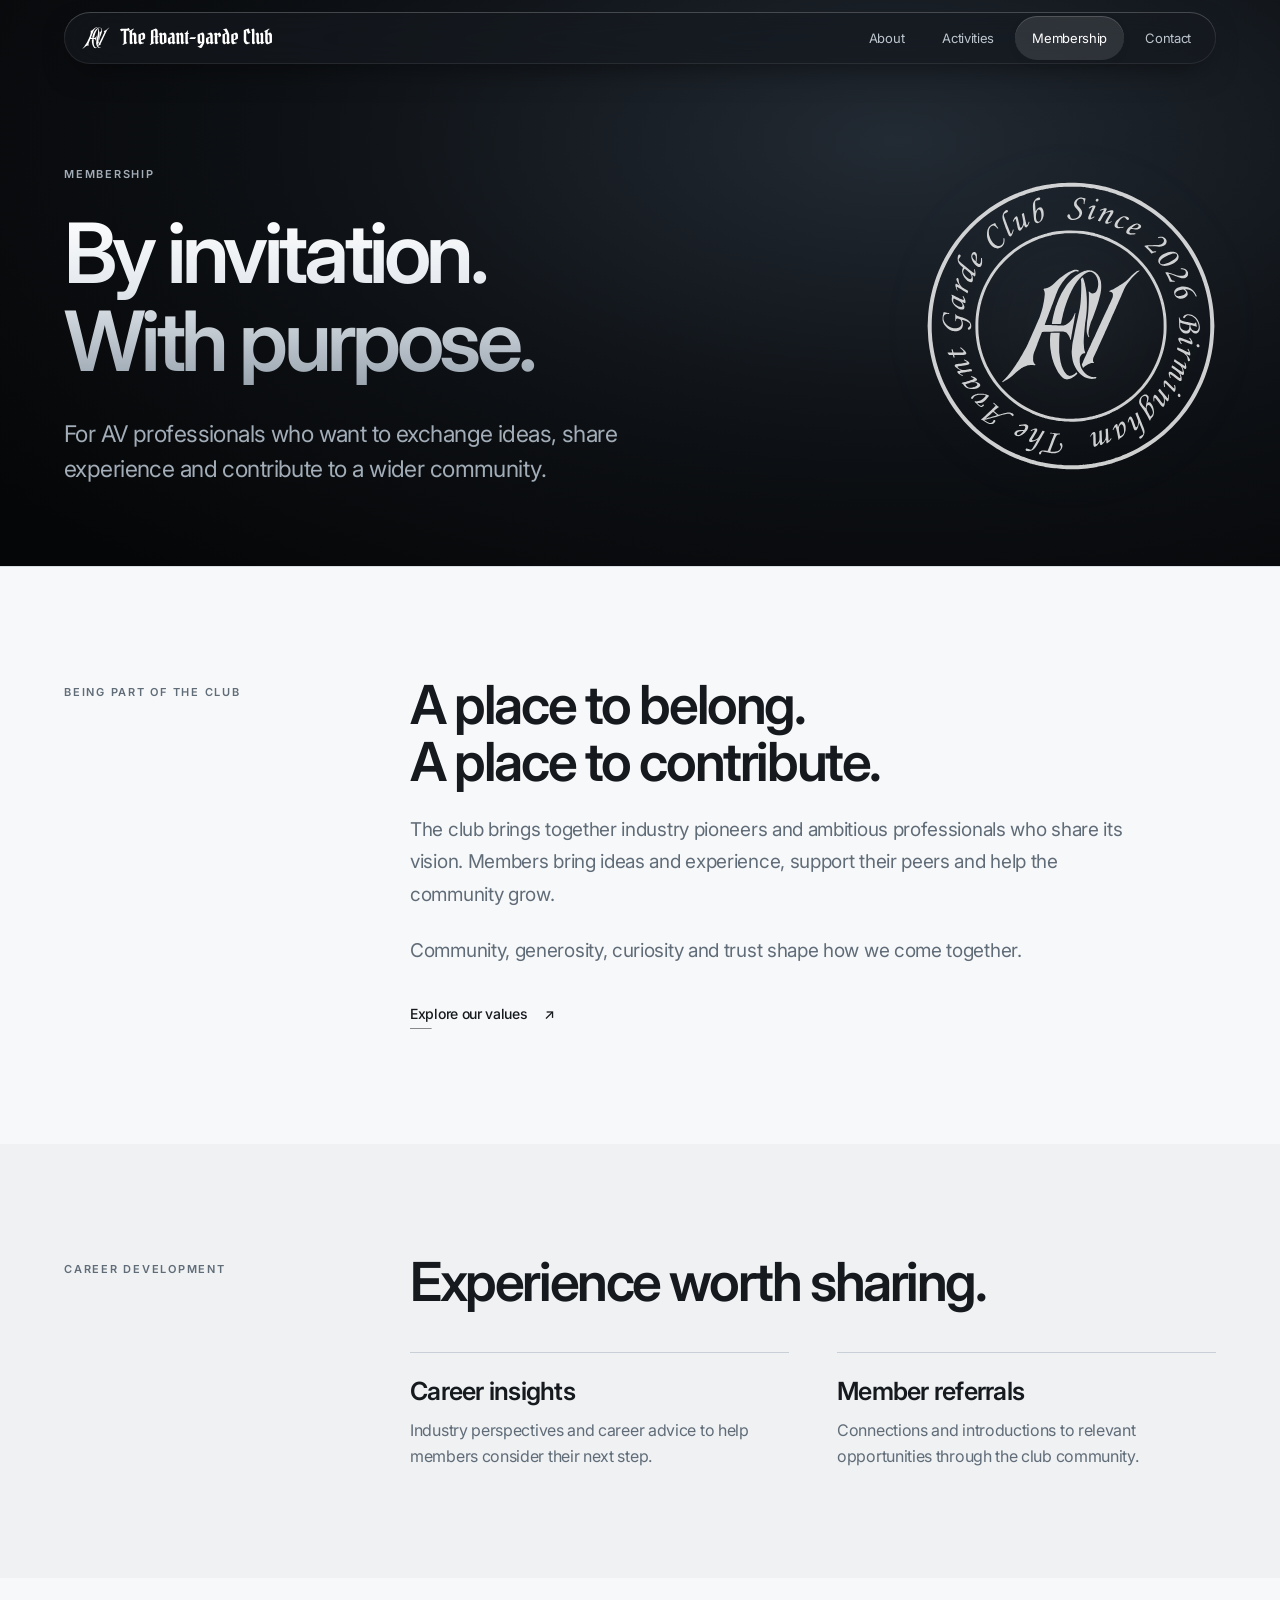
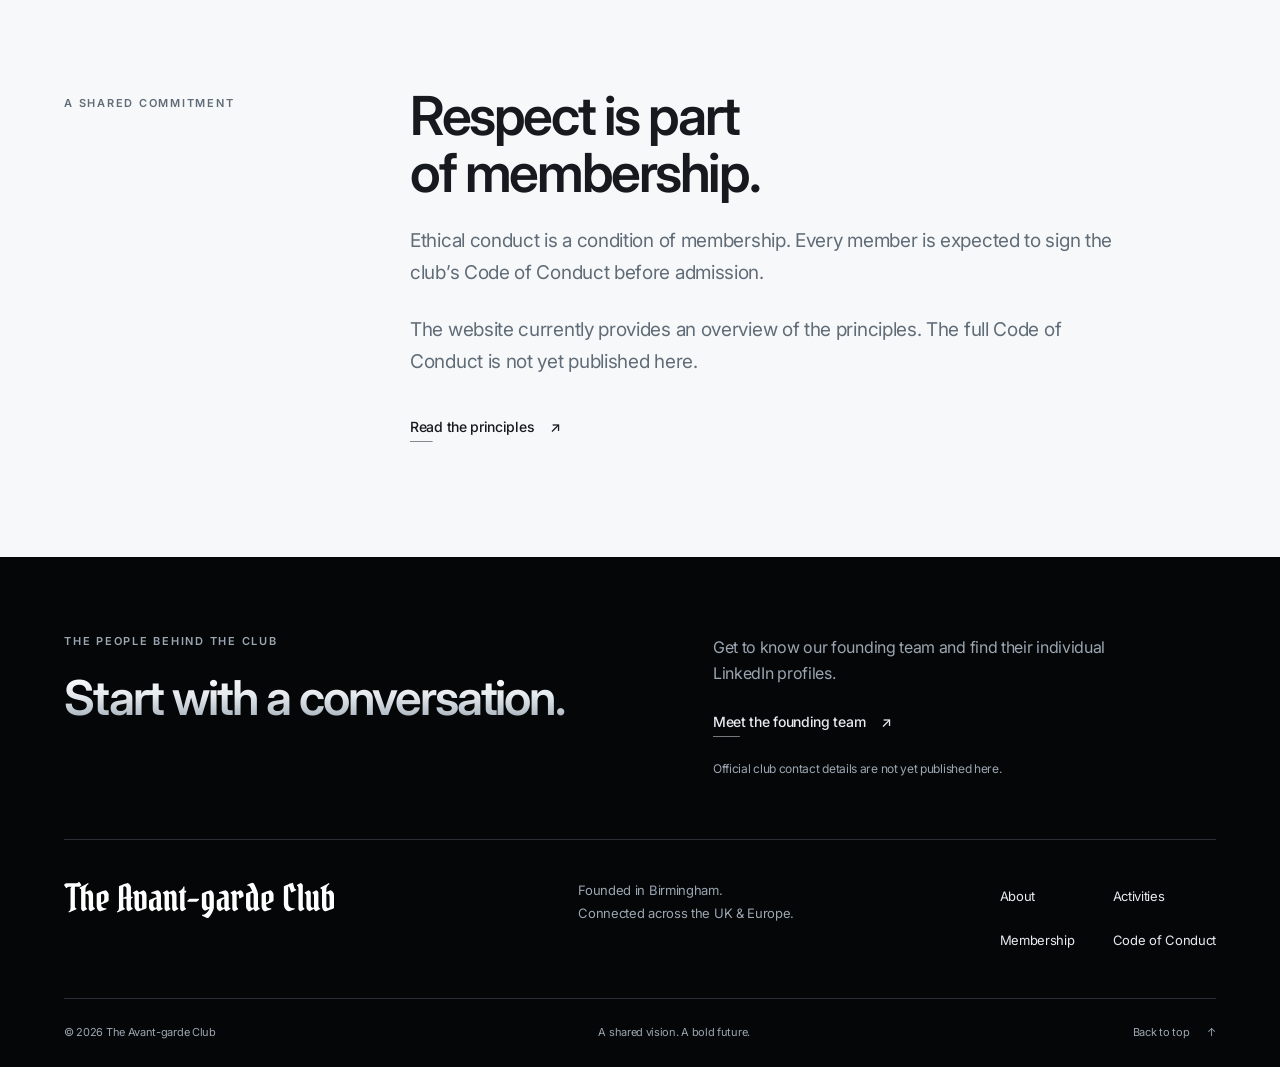
<file: membership/index.html>
<!doctype html>
<!-- Generated by scripts/build_site.py. Edit site/pages/ and site/templates/. -->
<html lang="en-GB">
<head>
  <meta charset="utf-8">
  <meta name="viewport" content="width=device-width, initial-scale=1, viewport-fit=cover">
  <title>Membership by invitation — The Avant-garde Club</title>
  <meta name="description" content="A place to exchange ideas, share experience and support others in the audiovisual industry.">
  <meta name="theme-color" content="#050607">
  <link rel="canonical" href="https://chenyuanqu.com/Avantgarde/membership/">
  <meta property="og:type" content="website">
  <meta property="og:site_name" content="The Avant-garde Club">
  <meta property="og:title" content="Membership by invitation — The Avant-garde Club">
  <meta property="og:description" content="A place to exchange ideas, share experience and support others in the audiovisual industry.">
  <meta property="og:url" content="https://chenyuanqu.com/Avantgarde/membership/">
  <meta property="og:image" content="https://chenyuanqu.com/Avantgarde/assets/img/og-image.jpg">
  <meta property="og:image:width" content="1200">
  <meta property="og:image:height" content="630">
  <meta property="og:image:alt" content="The Avant-garde Club — A shared vision. A bold future.">
  <meta property="og:locale" content="en_GB">
  <meta name="twitter:card" content="summary_large_image">
  <link rel="icon" href="../assets/icons/favicon.ico" sizes="48x48">
  <link rel="icon" href="../assets/icons/favicon.svg" type="image/svg+xml">
  <link rel="apple-touch-icon" href="../assets/icons/apple-touch-icon.png">
  <link rel="stylesheet" href="../assets/css/main.css?v=fd4ba14f61d9">
  <script src="../assets/js/main.js?v=fd4ba14f61d9" defer></script>

  <script type="application/ld+json">
    {"@context":"https://schema.org","@type":"Organization","name":"The Avant-garde Club","url":"https://chenyuanqu.com/Avantgarde/","logo":"https://chenyuanqu.com/Avantgarde/assets/icons/apple-touch-icon.png","foundingDate":"2026","foundingLocation":{"@type":"Place","name":"Birmingham, United Kingdom"}}
  </script>
</head>
<body class="page-membership" data-page="membership">
  <a class="skip-link" href="#main">Skip to content</a>

  <header class="site-header" data-theme="dark">
    <div class="container header-inner">
      <div class="header-material" aria-hidden="true"></div>
      <a class="brand" href="../" aria-label="The Avant-garde Club — home" data-glow>
        <img class="brand__monogram" src="../assets/img/monogram.svg" width="38" height="32" alt="">
        <img class="brand__wordmark" src="../assets/img/wordmark.svg" width="216" height="28" alt="">
      </a>
      <button class="nav-toggle" aria-controls="primary-nav" aria-expanded="false" type="button" hidden>
        <span class="nav-toggle__label">Menu</span><span class="nav-toggle__icon" aria-hidden="true"></span>
      </button>
      <nav class="site-nav" id="primary-nav" aria-label="Main navigation">
<a href="../about/">About</a>
<a href="../activities/">Activities</a>
<a href="../membership/" aria-current="page">Membership</a>
<a href="#contact">Contact</a>
      </nav>
    </div>
  </header>

  <main id="main" tabindex="-1">
    <section class="page-intro page-intro--dark" data-theme="dark" aria-labelledby="page-title">
      <div class="container membership-intro">
      <div>
        <p class="eyebrow">Membership</p>
        <h1 id="page-title">By invitation.<br><span class="muted">With purpose.</span></h1>
        <p class="lead">For AV professionals who want to exchange ideas, share experience and contribute to a wider community.</p>
      </div>
      <figure class="membership-seal emblem" data-glow data-tilt>
        <span class="emblem__surface"><img src="../assets/img/emblem.svg" width="290" height="290" alt="The Avant-garde Club — Since 2026, Birmingham"></span>
      </figure>
      </div>
    </section>

    <section class="section section--ruled" aria-labelledby="contribution-title">
      <div class="container editorial-grid">
        <p class="eyebrow section-label">Being part of the club</p>
        <div>
          <h2 id="contribution-title">A place to belong.<br>A place to contribute.</h2>
          <div class="reading-copy membership-copy">
            <p>The club brings together industry pioneers and ambitious professionals who share its vision. Members bring ideas and experience, support their peers and help the community grow.</p>
            <p>Community, generosity, curiosity and trust shape how we come together.</p>
          </div>
          <a class="text-link" href="../about/#values">Explore our values <span aria-hidden="true">↗</span></a>
        </div>
      </div>
    </section>

    <section class="section section--tinted" id="career-support" aria-labelledby="career-title">
      <div class="container editorial-grid">
        <p class="eyebrow section-label">Career development</p>
        <div>
          <h2 id="career-title">Experience worth sharing.</h2>
          <div class="plain-columns">
            <div><h3>Career insights</h3><p>Industry perspectives and career advice to help members consider their next step.</p></div>
            <div><h3>Member referrals</h3><p>Connections and introductions to relevant opportunities through the club community.</p></div>
          </div>
        </div>
      </div>
    </section>

    <section class="section" aria-labelledby="commitment-title">
      <div class="container editorial-grid">
        <p class="eyebrow section-label">A shared commitment</p>
        <div class="reading-copy">
          <h2 id="commitment-title">Respect is part<br>of membership.</h2>
          <p>Ethical conduct is a condition of membership. Every member is expected to sign the club’s Code of Conduct before admission.</p>
          <p>The website currently provides an overview of the principles. The full Code of Conduct is not yet published here.</p>
          <a class="text-link" href="../conduct/">Read the principles <span aria-hidden="true">↗</span></a>
        </div>
      </div>
    </section>

  </main>
  <footer class="site-footer" id="contact" data-theme="dark" aria-labelledby="contact-title">
    <div class="container">
      <div class="contact-row">
        <div>
          <p class="eyebrow">The people behind the club</p>
          <h2 id="contact-title">Start with a conversation.</h2>
        </div>
        <div class="contact-copy">
          <p>Get to know our founding team and find their individual LinkedIn profiles.</p>
          <a class="text-link" href="../about/#team">Meet the founding team <span aria-hidden="true">↗</span></a>
          <p class="contact-note">Official club contact details are not yet published here.</p>
        </div>
      </div>
      <div class="footer-main">
        <a class="footer-brand" href="../" aria-label="The Avant-garde Club — home" data-glow>
          <img src="../assets/img/wordmark.svg" width="290" height="38" alt="The Avant-garde Club">
        </a>
        <p class="footer-location">Founded in Birmingham.<br>Connected across the UK &amp; Europe.</p>
        <nav class="footer-nav" aria-label="Footer">
          <a href="../about/">About</a>
          <a href="../activities/">Activities</a>
          <a href="../membership/">Membership</a>
          <a href="../conduct/">Code of Conduct</a>
        </nav>
      </div>
      <div class="footer-bottom">
        <p>© 2026 The Avant-garde Club</p>
        <p>A shared vision. A bold future.</p>
        <a href="#main">Back to top <span aria-hidden="true">↑</span></a>
      </div>
    </div>
  </footer>

</body>
</html>
</file>
<file: assets/css/main.css>
/* The Avant-garde Club — the original titanium identity, extended across pages. */
@font-face {
  font-family: "Inter Var";
  src: url("../fonts/inter-latin-var.woff2") format("woff2");
  font-weight: 100 900;
  font-display: swap;
}
:root {
  color-scheme: light;
  --black: #050607;
  --night: #0a0c0f;
  --ink: #161a1e;
  --muted: #606c78;
  --steel: #a2adb8;
  --paper: #f7f8f9;
  --white: #fff;
  --tint: #eff1f3;
  --line: #d9dee3;
  --titanium-dark: linear-gradient(180deg, #fff 0%, #e4e9ee 45%, #9aa5b0 100%);
  --titanium-light: linear-gradient(180deg, #23292f 0%, #56616c 60%, #75818d 100%);
  --font: -apple-system, BlinkMacSystemFont, "Inter Var", "Helvetica Neue", Arial, sans-serif;
  --content: 1200px;
  --gutter: clamp(24px, 5vw, 80px);
  --section: clamp(72px, 8.5vw, 120px);
  --header: 64px;
  --spring: cubic-bezier(.22, .8, .2, 1);
  --glow: 190 211 235;
  --glow-x: 50%;
  --glow-y: 50%;
}
*, *::before, *::after { box-sizing: border-box; }
html { scroll-padding-top: 100px; background: var(--black); }
body { margin: 0; color: var(--ink); background: var(--paper); font-family: var(--font); font-size: 17px; line-height: 1.6; letter-spacing: -.018em; -webkit-font-smoothing: antialiased; }
img, picture, svg { display: block; max-width: 100%; }
img { height: auto; }
h1, h2, h3, p, ul, ol, dl, dd, figure { margin: 0; }
h1, h2, h3 { font-weight: 600; line-height: 1.06; text-wrap: balance; }
h1 { font-size: clamp(46px, 6.5vw, 88px); letter-spacing: -.055em; }
h2 { font-size: clamp(32px, 4.2vw, 56px); letter-spacing: -.045em; }
h3 { font-size: 25px; letter-spacing: -.03em; }
p { text-wrap: pretty; }
a { color: inherit; text-decoration: none; }
button { font: inherit; color: inherit; cursor: pointer; }
ul, ol { list-style: none; padding: 0; }
button, a { -webkit-tap-highlight-color: transparent; }
[hidden] { display: none !important; }
:focus-visible { outline: 2px solid #619cd4; outline-offset: 5px; }
::selection { color: #fff; background: #536474; }
.container { width: min(var(--content), calc(100% - max(var(--gutter), env(safe-area-inset-left), env(safe-area-inset-right)) * 2)); margin-inline: auto; }
.visually-hidden { position: absolute; width: 1px; height: 1px; padding: 0; margin: -1px; overflow: hidden; clip-path: inset(50%); white-space: nowrap; border: 0; }
.sprite { position: absolute; width: 0; height: 0; overflow: hidden; pointer-events: none; }
.skip-link { position: fixed; top: 12px; left: 16px; z-index: 110; padding: 10px 18px; border-radius: 24px; background: #fff; color: var(--ink); transform: translateY(-160%); }
.skip-link:focus { transform: none; }
:where(main, section, footer)[tabindex="-1"]:focus { outline: none; }
.eyebrow { font-size: 11px; font-weight: 600; line-height: 1.6; text-transform: uppercase; letter-spacing: .16em; color: var(--muted); }
.muted { color: var(--muted); }
.lead { font-size: clamp(18px, 1.9vw, 23px); line-height: 1.5; letter-spacing: -.025em; }
.section { padding-block: var(--section); }
.section--tinted, .community-section { background: var(--tint); }
.section--ruled { border-top: 1px solid var(--line); }
.section-label { padding-top: 8px; }
.section-heading { display: grid; grid-template-columns: 1fr auto; gap: 20px 40px; align-items: end; margin-bottom: 48px; }
.section-heading > .eyebrow { grid-column: 1 / -1; }
.section-heading > p:not(.eyebrow) { font-size: 15px; color: var(--muted); }
.editorial-grid { display: grid; grid-template-columns: .7fr 2fr; gap: 64px; }
.reading-copy { max-width: 720px; }
.reading-copy > p { margin-top: 24px; color: var(--muted); font-size: 19px; line-height: 1.7; }
.reading-copy > .text-link { margin-top: 26px; }
.text-link { position: relative; display: inline-flex; align-items: center; gap: 16px; width: fit-content; min-height: 44px; padding-block: 10px; font-size: 14px; font-weight: 500; line-height: 1.5; border-radius: 4px; }
.text-link::after { content: ""; position: absolute; inset: auto 0 6px; height: 1px; background: currentColor; opacity: .5; transform: scaleX(.15); transform-origin: left; transition: transform .45s var(--spring), opacity .3s ease; pointer-events: none; }
.text-link span[aria-hidden], .button span[aria-hidden], .person__link > span[aria-hidden], .footer-bottom a span { display: inline-block; transition: transform .35s var(--spring); }
.text-link[href^="#"] { --arrow-x: 0px; --arrow-y: 4px; }
.text-link:focus-visible::after { transform: scaleX(1); opacity: .9; }
.button { position: relative; overflow: hidden; isolation: isolate; display: inline-flex; align-items: center; justify-content: center; gap: 28px; min-height: 48px; padding: 13px 24px; border: 1px solid transparent; border-radius: 999px; font-size: 14px; font-weight: 500; line-height: 1.5; transition: background .25s ease, transform .3s var(--spring), box-shadow .3s ease; }
.button::before { content: ""; position: absolute; inset: 0; z-index: -1; background: linear-gradient(110deg, transparent 20%, rgb(255 255 255 / .22) 48%, transparent 76%); transform: translateX(-120%); transition: transform .7s var(--spring); pointer-events: none; }
.button--dark { color: #fff; background: #242b32; box-shadow: inset 0 1px 0 rgb(255 255 255 / .15), 0 6px 16px -10px #161a1e; }
.button:focus-visible::before { transform: translateX(120%); }
.button:active { transform: scale(.97); }
.text-link:active, .person__link:active { opacity: .65; }

/* The original floating glass capsule. */
.site-header { position: fixed; inset: max(12px, env(safe-area-inset-top)) 0 auto; z-index: 100; padding-inline: max(12px, env(safe-area-inset-left)) max(12px, env(safe-area-inset-right)); pointer-events: none; color: #fff; }
.header-inner { position: relative; display: flex; align-items: center; gap: 20px; width: 100%; max-width: 1152px; min-height: 52px; padding: 0 8px 0 18px; border-radius: 28px; pointer-events: auto; transition: color .35s ease; }
.header-material { position: absolute; inset: 0; border-radius: inherit; background: rgb(22 25 30 / .65); -webkit-backdrop-filter: blur(24px) saturate(180%); backdrop-filter: blur(24px) saturate(180%); box-shadow: inset 0 1px 0 rgb(255 255 255 / .14), inset 0 0 0 1px rgb(255 255 255 / .08), 0 12px 32px -12px rgb(0 0 0 / .55); transition: background .35s ease, box-shadow .35s ease; }
.brand { position: relative; isolation: isolate; display: flex; align-items: center; gap: 10px; min-height: 52px; margin-right: auto; flex-shrink: 0; }
.brand img { filter: invert(1) brightness(1.6); transition: filter .35s ease; }
.brand::before, .footer-brand::before { content: ""; position: absolute; inset: -6px -16px; z-index: -1; border-radius: 50%; background: radial-gradient(ellipse at var(--glow-x) var(--glow-y), rgb(var(--glow) / .32), transparent 70%); filter: blur(12px); opacity: 0; transition: opacity .5s ease; pointer-events: none; }
.brand:focus-visible::before, .footer-brand:focus-visible::before { opacity: 1; }
.brand:active { opacity: .7; }
.brand__monogram { width: 28px; }
.brand__wordmark { width: 152px; }
.site-nav { position: relative; display: flex; align-items: center; gap: 4px; }
.site-nav a { display: flex; align-items: center; min-height: 44px; padding: 9px 17px; border-radius: 999px; font-size: 13px; line-height: 1.6; color: #bdc5cd; transition: background .25s ease, color .25s ease; }
.site-nav a:hover, .site-nav a[aria-current="page"] { color: #fff; background: rgb(255 255 255 / .1); }
.site-nav a[aria-current="page"] { box-shadow: inset 0 1px 0 rgb(255 255 255 / .1); }
.site-header[data-theme="light"] { color: var(--ink); }
.site-header[data-theme="light"] .header-material { background: rgb(255 255 255 / .78); box-shadow: inset 0 1px 0 rgb(255 255 255 / .9), inset 0 0 0 1px rgb(22 26 30 / .08), 0 12px 32px -14px rgb(16 19 23 / .22); }
.site-header[data-theme="light"] .brand img { filter: none; }
.site-header[data-theme="light"] .brand::before { background: radial-gradient(ellipse at var(--glow-x) var(--glow-y), rgb(112 148 184 / .25), transparent 70%); }
.site-header[data-theme="light"] .site-nav a { color: #606a74; }
.site-header[data-theme="light"] .site-nav a:hover, .site-header[data-theme="light"] .site-nav a[aria-current="page"] { color: var(--ink); background: rgb(22 26 30 / .065); }
.nav-toggle { position: relative; display: flex; gap: 10px; align-items: center; justify-content: center; min-height: 44px; padding: 8px 14px; border: 0; border-radius: 24px; background: transparent; font-size: 12px; }
.nav-toggle { transition: background .25s ease, transform .3s var(--spring); }
.nav-toggle:hover { background: rgb(128 140 152 / .15); }
.nav-toggle__icon { position: relative; width: 16px; height: 16px; }
.nav-toggle__icon::before, .nav-toggle__icon::after { content: ""; position: absolute; left: 0; width: 16px; height: 1px; background: currentColor; transition: transform .3s var(--spring); }
.nav-toggle__icon::before { top: 4px; }
.nav-toggle__icon::after { top: 11px; }
.nav-toggle[aria-expanded="true"] .nav-toggle__icon::before { transform: translateY(3.5px) rotate(45deg); }
.nav-toggle[aria-expanded="true"] .nav-toggle__icon::after { transform: translateY(-3.5px) rotate(-45deg); }
.nav-toggle:active, .motion-toggle:active { transform: scale(.94); }

/* One piece of glass follows the pointer, then returns to the current page. */
.nav-indicator { position: absolute; top: 0; left: 0; border-radius: 999px; background: rgb(255 255 255 / .11); box-shadow: inset 0 1px 0 rgb(255 255 255 / .17), 0 3px 9px rgb(0 0 0 / .06); opacity: 0; pointer-events: none; }
.nav-indicator.is-visible { opacity: 1; }
.site-nav[data-indicator-ready] .nav-indicator { transition: transform .45s var(--spring), width .45s var(--spring), height .3s ease, opacity .2s ease; }
.site-nav a { position: relative; z-index: 1; }
.site-header .site-nav[data-indicator-ready] a:is(:hover, [aria-current="page"]) { background: transparent; box-shadow: none; }
.site-header[data-theme="light"] .nav-indicator { background: rgb(22 26 30 / .065); box-shadow: inset 0 1px 0 rgb(255 255 255 / .85); }
.site-nav a[data-section-current] { color: inherit; }
.site-nav a:active { opacity: .6; }

/* Original opening composition, with its live silver light field. */
.hero { position: relative; display: grid; grid-template-rows: 1fr auto; min-height: max(680px, 100svh); overflow: hidden; isolation: isolate; color: #f4f6f8; background: radial-gradient(90% 70% at 50% 42%, #14181d 0%, var(--night) 46%, var(--black) 100%); }
.hero__canvas { position: absolute; inset: 0; z-index: -2; width: 100%; height: 100%; opacity: 0; transition: opacity 1.8s ease; pointer-events: none; }
.hero__canvas.is-live { opacity: 1; }
.strands-glow { filter: blur(14px) saturate(120%); mix-blend-mode: screen; }
.hero__canvas.strands-glow.is-live { opacity: .95; }
.hero__veil { position: absolute; inset: 0; z-index: -1; pointer-events: none; background: radial-gradient(42% 36% at 50% 50%, rgb(5 6 7 / .7), transparent 100%), linear-gradient(to bottom, transparent 72%, var(--black) 100%); }
.hero__inner { display: grid; justify-items: center; align-self: center; padding-block: 104px 40px; text-align: center; transform: translateY(calc(var(--hero-exit, 0) * -28px)) scale(calc(1 - var(--hero-exit, 0) * .035)); opacity: calc(1 - var(--hero-exit, 0) * .35); }
.hero__mark { width: clamp(80px, 3.5rem + 6vw, 144px); }
.hero__monogram { width: 100%; height: auto; overflow: visible; filter: drop-shadow(0 0 36px rgb(177 198 220 / .3)); }
.hero__title { width: min(100%, 992px); margin-top: clamp(24px, 3.5vw, 44px); }
.hero__title svg { width: 100%; height: auto; overflow: visible; }
.hero__title .wordmark--stacked { display: none; width: min(100%, 384px); margin-inline: auto; }
.hero__sheen { transform-box: fill-box; transform-origin: center; transform: translateX(0) skewX(-20deg); }
.hero__tagline { margin-top: clamp(24px, 3.5vw, 40px); font-size: clamp(27px, 3.2vw, 44px); line-height: 1.12; letter-spacing: -.028em; font-weight: 500; }
.hero__tagline span { display: inline-block; }
.hero__lead { max-width: 640px; margin-top: clamp(14px, 1.5vw, 20px); font-size: clamp(17px, 1.7vw, 22px); line-height: 1.4; letter-spacing: -.012em; color: var(--steel); }
.hero__meta { display: grid; grid-template-columns: 1fr auto 1fr; align-items: center; gap: 16px; padding-block: 16px calc(24px + env(safe-area-inset-bottom)); font-size: 11px; color: var(--steel); }
.hero__aside { display: flex; justify-content: flex-end; align-items: center; gap: 12px; }
.hero__cue { display: inline-flex; flex-direction: column; align-items: center; gap: 8px; padding: 8px; font-size: 10px; font-weight: 600; letter-spacing: .14em; text-transform: uppercase; color: #d8dfe6; }
.hero__cue::after { content: ""; width: 1px; height: 30px; background: linear-gradient(rgb(255 255 255 / .7), transparent); }
.motion-toggle { display: grid; place-items: center; flex-shrink: 0; width: 44px; height: 44px; border: 1px solid rgb(255 255 255 / .16); border-radius: 50%; background: rgb(255 255 255 / .03); color: #c1cbd5; transition: background .25s ease, border-color .25s ease, transform .25s var(--spring); }
.motion-toggle:hover { background: rgb(255 255 255 / .1); }
.motion-toggle span { width: 8px; height: 10px; border-inline: 2px solid currentColor; }
.motion-toggle.is-paused span { width: 0; height: 0; margin-left: 2px; border: 5px solid transparent; border-left: 7px solid currentColor; border-right: 0; }

/* The marks behave like metal under a soft light; the halo stays behind the art. */
.emblem { position: relative; isolation: isolate; max-width: 100%; }
.emblem::before { content: ""; position: absolute; inset: -32%; z-index: -1; background: radial-gradient(ellipse at var(--glow-x) var(--glow-y), rgb(var(--glow) / .27), rgb(var(--glow) / .08) 32%, transparent 65%); opacity: .15; filter: blur(16px); transition: opacity .65s ease; pointer-events: none; }
.emblem__surface { position: relative; display: block; transform: perspective(700px) rotateX(var(--tilt-x, 0deg)) rotateY(var(--tilt-y, 0deg)) scale(var(--emblem-scale, 1)); transition: transform .7s var(--spring), filter .6s ease; }
.emblem.is-tracking .emblem__surface { transition-duration: .18s; }
.emblem__surface > img { width: 100%; }
.membership-seal .emblem__surface::after, .invite-seal .emblem__surface::after { content: ""; position: absolute; inset: 0; background: radial-gradient(ellipse at var(--glow-x) var(--glow-y), #fff 0%, rgb(223 236 251 / .7) 25%, transparent 65%); -webkit-mask: url('../img/emblem.svg') center / contain no-repeat; mask: url('../img/emblem.svg') center / contain no-repeat; opacity: 0; transition: opacity .5s ease; pointer-events: none; }
.invite-seal::before { inset: -25%; background: radial-gradient(ellipse at var(--glow-x) var(--glow-y), rgb(131 160 190 / .22), transparent 68%); }

/* Short, spacious chapters retain the original site's pace. */
.introduction { background: #fff; }
.introduction .editorial-grid { display: block; max-width: 880px; text-align: center; }
.introduction .section-label { margin-bottom: 26px; }
.display-title { font-size: clamp(38px, 4.8vw, 64px); background: var(--titanium-light); background-clip: text; -webkit-background-clip: text; color: transparent; }
.intro-bottom { display: grid; justify-items: center; gap: 20px; margin-top: 28px; }
.intro-bottom .lead { max-width: 640px; color: var(--muted); }
.connection-list { border-top: 1px solid var(--line); }
.connection { position: relative; isolation: isolate; display: grid; grid-template-columns: 40px 1.1fr 1fr 32px; align-items: center; gap: 25px; min-height: 115px; padding-block: 28px; border-bottom: 1px solid var(--line); }
.connection::before { content: ""; position: absolute; inset: 0; z-index: -1; background: radial-gradient(ellipse at var(--glow-x) var(--glow-y), rgb(255 255 255 / .85), transparent 70%); opacity: 0; transition: opacity .4s ease; pointer-events: none; }
.connection::after { content: ""; position: absolute; inset: auto 0 -1px; height: 1px; background: linear-gradient(90deg, #8f9daa, #c7d1db 60%, transparent); transform: scaleX(0); transform-origin: left; transition: transform .55s var(--spring); pointer-events: none; }
.connection__number { color: var(--muted); font-size: 12px; }
.connection h3 { font-size: clamp(21px, 2vw, 27px); font-weight: 500; line-height: 1.2; }
.connection p { max-width: 380px; color: var(--muted); font-size: 15px; }
.connection__arrow { font-size: 25px; transition: transform .35s var(--spring); }
.connection:focus-visible::before { opacity: 1; }
.connection:focus-visible::after { transform: scaleX(1); }
.connection:focus-visible .connection__arrow { transform: translate(4px, -4px); }
.connection:active { opacity: .7; }
.membership-invite { padding-block: 84px; background: #fff; }
.invite-grid { display: grid; grid-template-columns: 150px 1fr auto; gap: 50px; align-items: center; }
.invite-seal { width: 150px; }
.invite-seal img { opacity: .72; }
.membership-invite .eyebrow { margin-bottom: 16px; }
.membership-invite h2 { font-size: clamp(32px, 3.8vw, 48px); }
.membership-invite p:not(.eyebrow) { margin-top: 20px; color: var(--muted); font-size: 16px; }

/* Interior pages extend the same typography, metallic tones and depth. */
.page-intro { position: relative; overflow: hidden; padding-block: clamp(140px, 13vw, 180px) 80px; background: radial-gradient(ellipse at 50% 30%, #fff, var(--tint)); }
.page-intro__inner { text-align: center; }
.page-intro .eyebrow { margin-bottom: 25px; }
.page-intro h1 { background: var(--titanium-light); background-clip: text; -webkit-background-clip: text; color: transparent; }
.page-intro h1 .muted { color: inherit; }
.intro-meta { display: grid; justify-items: center; gap: 22px; margin-top: 30px; }
.intro-meta .lead { max-width: 650px; color: var(--muted); }
.location-note { font-size: 12px; line-height: 1.7; letter-spacing: .02em; color: var(--muted); }
.page-intro--dark { color: #f2f5f8; background: radial-gradient(90% 100% at 70% 25%, #222a33 0%, #0d1014 55%, var(--black) 100%); }
.page-intro--dark h1 { background-image: var(--titanium-dark); }
.page-intro--dark .eyebrow, .page-intro--dark .lead, .page-intro--dark .location-note { color: var(--steel); }
.page-about .page-intro--dark { isolation: isolate; }
.page-about .page-intro--dark::before { content: ""; position: absolute; inset: 0; z-index: -1; background: url('../img/vision-1672.webp') center 55% / cover; opacity: .17; }
.community-lead { max-width: 630px; margin-top: 25px; color: var(--muted); }
.plain-columns { display: grid; grid-template-columns: 1fr 1fr; gap: 48px; margin-top: 42px; }
.plain-columns > div { border-top: 1px solid #c8cfd7; padding-top: 25px; }
.plain-columns .eyebrow { margin-bottom: 20px; }
.plain-columns h3 { margin-bottom: 14px; }
.plain-columns p:not(.eyebrow) { color: var(--muted); font-size: 16px; }
.values-section { color: #edf1f5; background: radial-gradient(80% 140% at 0 100%, #212830, #0a0c0f); --line: #363d44; }
.values-section .editorial-grid { grid-template-columns: 1fr 1.45fr; }
.values-section h2 { margin-top: 26px; background: var(--titanium-dark); background-clip: text; -webkit-background-clip: text; color: transparent; }
.values-section .eyebrow { color: var(--steel); }
.values-list > div { display: grid; grid-template-columns: .8fr 1.2fr; gap: 30px; border-top: 1px solid var(--line); padding-block: 26px; }
.values-list > div:last-child { padding-bottom: 0; }
.values-list dt { font-size: 24px; letter-spacing: -.03em; line-height: 1.4; }
.values-list dd { color: var(--steel); font-size: 16px; }
.team-list { display: grid; grid-template-columns: 1fr 1fr; column-gap: 64px; }
.person { display: flex; align-items: center; gap: 20px; padding-block: 30px; border-top: 1px solid var(--line); }
.person__initials { display: grid; place-items: center; flex-shrink: 0; width: 58px; height: 58px; border-radius: 50%; border: 1px solid #d2d8de; background: linear-gradient(145deg, #fff, #e3e7eb); box-shadow: inset 0 1px 0 #fff; color: #63717f; font-size: 13px; letter-spacing: .03em; transition: box-shadow .4s ease, border-color .4s ease, color .4s ease; }
.person h3 { font-size: 23px; font-weight: 500; }
.person p { margin-top: 8px; color: var(--muted); font-size: 13px; }
.person__link { display: flex; gap: 12px; align-items: center; margin-left: auto; min-height: 44px; font-size: 12px; }
.person__link { position: relative; }
.person__link::after { content: ""; position: absolute; inset: auto 0 7px; height: 1px; background: currentColor; transform: scaleX(0); transform-origin: left; transition: transform .4s var(--spring); }
.person:focus-within .person__initials { border-color: #a6b9ca; color: #384e62; box-shadow: inset 0 1px 0 #fff, 0 0 24px rgb(137 170 202 / .22); }
.person__link:focus-visible::after { transform: scaleX(1); }
.person__link > span[aria-hidden] { font-size: 20px; }
.publication-note { display: grid; grid-template-columns: .7fr 2fr; gap: 64px; padding-block: 28px; border-block: 1px solid var(--line); }
.publication-note .eyebrow { padding-top: 4px; }
.publication-note p { max-width: 800px; font-size: 15px; color: var(--muted); }
.activity-group { display: grid; grid-template-columns: 1fr 1.4fr; gap: 100px; }
.activity-group__intro h2 { margin-top: 28px; }
.activity-group__intro > p:last-child { max-width: 320px; margin-top: 24px; color: var(--muted); }
.format-list article { display: grid; grid-template-columns: 28px 1fr; gap: 24px; padding-block: 30px; border-top: 1px solid #cbd2d9; }
.format-list article:first-child { padding-top: 7px; border-top: 0; }
.format-list article:last-child { padding-bottom: 0; }
.format-number { font-size: 12px; padding-top: 5px; color: var(--muted); }
.format-list h3 { margin-bottom: 15px; font-weight: 500; }
.format-list p { color: var(--muted); font-size: 16px; max-width: 470px; }
.page-next { display: flex; justify-content: space-between; align-items: center; gap: 40px; padding-block: 72px; }
.page-next h2 { margin-top: 20px; }
.page-next p:not(.eyebrow) { margin-top: 18px; color: var(--muted); }
.page-next .button { flex-shrink: 0; }
.membership-intro { display: grid; grid-template-columns: 1fr 290px; align-items: center; gap: 60px; }
.membership-intro h1 { font-size: clamp(48px, 6.5vw, 88px); }
.membership-intro .lead { max-width: 600px; margin-top: 32px; }
.membership-seal { width: 290px; }
.membership-seal img { filter: invert(1); opacity: .8; }
.membership-copy { margin-block: 24px; }
.conduct-layout { display: grid; grid-template-columns: .7fr 2fr; align-items: start; gap: 64px; padding-block: 64px 96px; }
.conduct-toc { position: sticky; top: 105px; }
.conduct-toc .eyebrow { margin-bottom: 20px; }
.conduct-toc a { position: relative; display: flex; gap: 14px; align-items: baseline; min-height: 44px; padding-block: 8px; font-size: 13px; color: var(--muted); transition: color .25s ease; }
.conduct-toc a::before { content: ""; position: absolute; top: 12px; bottom: 12px; left: -12px; width: 2px; border-radius: 1px; background: #647c92; transform: scaleY(0); transition: transform .3s var(--spring); }
.conduct-toc a[aria-current="location"] { color: var(--ink); }
.conduct-toc a[aria-current="location"]::before { transform: scaleY(1); }
.conduct-toc a:focus-visible { color: var(--ink); }
.conduct-toc a span { font-size: 10px; }
.principle { display: grid; grid-template-columns: 32px 1fr; gap: 20px; padding-block: 32px; border-top: 1px solid var(--line); }
.principle:first-child { border-top: 0; padding-top: 0; }
.principle h2 { font-size: 29px; font-weight: 500; }
.principle p { margin-top: 17px; max-width: 660px; color: var(--muted); font-size: 17px; }
.principle__number { font-size: 12px; padding-top: 6px; color: var(--muted); }

/* A quiet, dark closing chapter with the existing personal contact routes. */
.site-footer { padding-top: 76px; padding-bottom: env(safe-area-inset-bottom); background: var(--black); color: #e6ebf0; --line: #282e34; --muted: #9aa6b2; }
.contact-row { display: grid; grid-template-columns: 1fr .9fr; gap: 90px; padding-bottom: 60px; }
.contact-row h2 { max-width: 510px; margin-top: 22px; font-size: clamp(31px, 3.8vw, 48px); background: var(--titanium-dark); background-clip: text; -webkit-background-clip: text; color: transparent; }
.contact-copy { max-width: 430px; padding-top: 2px; }
.contact-copy > p { color: var(--muted); font-size: 16px; }
.contact-copy .text-link { margin-top: 13px; }
.contact-copy .contact-note { margin-top: 16px; font-size: 12px; line-height: 1.6; }
.footer-main { display: grid; grid-template-columns: 1fr .8fr auto; gap: 50px; align-items: start; padding-block: 35px; border-top: 1px solid var(--line); }
.footer-brand { position: relative; isolation: isolate; display: flex; align-items: center; min-height: 44px; padding-top: 7px; width: min(100%, 270px); }
.footer-brand img { filter: invert(1) brightness(1.6); transition: filter .4s ease; }
.footer-location { padding-top: 4px; font-size: 13px; color: var(--muted); line-height: 1.8; }
.footer-nav { display: grid; grid-template-columns: auto auto; gap: 0 38px; font-size: 13px; }
.footer-nav a { position: relative; display: flex; align-items: center; min-height: 44px; width: fit-content; padding-block: 8px; }
.footer-nav a::after { content: ""; position: absolute; inset: auto 0 6px; height: 1px; background: currentColor; opacity: .6; transform: scaleX(0); transform-origin: left; transition: transform .35s var(--spring); }
.footer-nav a:focus-visible::after { transform: scaleX(1); }
.footer-bottom { display: flex; align-items: center; justify-content: space-between; gap: 24px; padding-block: 12px; border-top: 1px solid var(--line); font-size: 11px; color: var(--muted); }
.footer-bottom a { display: inline-flex; align-items: center; min-height: 44px; gap: 18px; }
.footer-nav a:active, .footer-bottom a:active, .conduct-toc a:active, .hero__cue:active { opacity: .65; }

@media (hover: hover) and (pointer: fine) {
  .brand:hover::before, .footer-brand:hover::before, .emblem:hover::before { opacity: 1; }
  .brand:hover img, .footer-brand:hover img { filter: invert(1) brightness(1.8) drop-shadow(0 0 7px rgb(var(--glow) / .65)); }
  .site-header[data-theme="light"] .brand:hover img { filter: drop-shadow(0 0 7px rgb(116 151 183 / .4)); }
  .emblem:hover { --emblem-scale: 1.025; }
  .emblem:hover .emblem__surface { filter: drop-shadow(0 0 15px rgb(var(--glow) / .24)); }
  .emblem:hover .emblem__surface::after { opacity: .8; }
  .text-link:hover::after, .person__link:hover::after, .footer-nav a:hover::after { transform: scaleX(1); opacity: .9; }
  .text-link:hover span[aria-hidden], .button:hover span[aria-hidden], .person__link:hover > span[aria-hidden] { transform: translate(var(--arrow-x, 3px), var(--arrow-y, -3px)); }
  .button:hover { background: #35424f; box-shadow: inset 0 1px 0 rgb(255 255 255 / .25), 0 9px 22px -12px #161a1e; }
  .button:hover::before { transform: translateX(120%); }
  .connection:hover::before { opacity: 1; }
  .connection:hover::after { transform: scaleX(1); }
  .connection:hover .connection__arrow { transform: translate(4px, -4px); }
  .person:has(.person__link:hover) .person__initials { border-color: #a6b9ca; color: #384e62; box-shadow: inset 0 1px 0 #fff, 0 0 24px rgb(137 170 202 / .22); }
  .conduct-toc a:hover { color: var(--ink); }
  .hero__cue:hover::after { transform: scaleY(1.25); opacity: 1; }
  .hero__cue:hover { color: #fff; }
  .footer-bottom a:hover span { transform: translateY(-4px); }
  .motion-toggle:hover { border-color: rgb(var(--glow) / .5); }
}
.hero__cue::after { transform-origin: top; transition: transform .4s var(--spring), opacity .3s ease; opacity: .7; }
.text-link:focus-visible span[aria-hidden], .button:focus-visible span[aria-hidden], .person__link:focus-visible > span[aria-hidden] { transform: translate(var(--arrow-x, 3px), var(--arrow-y, -3px)); }
.footer-bottom a:focus-visible span { transform: translateY(-4px); }
.hero__cue:focus-visible::after { transform: scaleY(1.25); opacity: 1; }
.person:has(.person__link:focus-visible) .person__initials { border-color: #a6b9ca; color: #384e62; box-shadow: inset 0 1px 0 #fff, 0 0 24px rgb(137 170 202 / .22); }

@media (prefers-reduced-motion: no-preference) {
  html { scroll-behavior: smooth; }
  .is-ready .hero__mark, .is-ready .hero__title, .is-ready .hero__tagline, .is-ready .hero__lead { animation: materialise 1.5s var(--spring) both; }
  .is-ready .hero__title { animation-delay: .1s; }
  .is-ready .hero__tagline { animation-delay: .2s; }
  .is-ready .hero__lead { animation-delay: .3s; }
  .is-ready .hero__meta > * { animation: materialise 1s .4s var(--spring) both; }
  .is-ready .hero__sheen { animation: sheen 2.6s 1.5s cubic-bezier(.45, 0, .2, 1) both; }
  .has-entered { animation: arrive .8s var(--spring) var(--arrival-delay, 0ms) backwards; }
  .is-ready .page-intro .eyebrow, .is-ready .page-intro h1, .is-ready .page-intro .intro-meta, .is-ready .membership-intro .lead, .is-ready .membership-seal { animation: materialise .85s var(--spring) both; }
  .is-ready .page-intro h1 { animation-delay: .06s; }
  .is-ready .page-intro .intro-meta, .is-ready .membership-intro .lead { animation-delay: .14s; }
  .is-ready .membership-seal { animation-delay: .2s; }
}
@keyframes materialise { from { opacity: 0; filter: blur(12px); transform: translateY(14px) scale(.98); } to { opacity: 1; filter: none; transform: none; } }
@keyframes arrive { from { opacity: .35; transform: translateY(12px); } to { opacity: 1; transform: none; } }
@keyframes sheen { to { transform: translateX(9000px) skewX(-20deg); } }

@media (max-width: 68rem) {
  .editorial-grid, .publication-note, .conduct-layout { grid-template-columns: .65fr 2fr; gap: 40px; }
  .activity-group { gap: 60px; }
  .invite-grid { grid-template-columns: 110px 1fr auto; gap: 30px; }
  .invite-seal { width: 110px; }
  .team-list { column-gap: 34px; }
  .person { gap: 13px; }
  .person__initials { width: 45px; height: 45px; }
  .person h3 { font-size: 21px; }
  .membership-intro { grid-template-columns: 1fr 220px; gap: 35px; }
  .footer-main { gap: 30px; }
}
@media (max-width: 52rem) {
  .nav-indicator { display: none; }
  .site-header .site-nav[data-indicator-ready] a[aria-current="page"] { background: rgb(128 140 152 / .12); }
  .header-inner { flex-wrap: wrap; gap: 0 12px; }
  .site-nav { width: 100%; justify-content: space-between; padding: 4px 6px 14px; }
  .site-nav a { padding: 8px 12px; }
  .nav-enhanced .header-inner { flex-wrap: nowrap; }
  .nav-enhanced .site-nav { position: absolute; top: calc(100% + 8px); left: 0; right: 0; display: grid; grid-template-columns: 1fr; gap: 2px; width: 100%; max-width: 420px; max-height: calc(100svh - 88px - env(safe-area-inset-top) - env(safe-area-inset-bottom)); overflow-y: auto; overscroll-behavior: contain; margin-left: auto; padding: 10px; border-radius: 24px; background: rgb(22 25 30 / .88); -webkit-backdrop-filter: blur(28px) saturate(180%); backdrop-filter: blur(28px) saturate(180%); box-shadow: inset 0 1px 0 rgb(255 255 255 / .16), inset 0 0 0 1px rgb(255 255 255 / .09), 0 18px 40px -15px rgb(0 0 0 / .4); transform-origin: top right; transform: translateY(-8px) scale(.97); opacity: 0; visibility: hidden; pointer-events: none; transition: transform .32s var(--spring), opacity .24s ease, visibility 0s .32s, background .35s ease; }
  .nav-enhanced .menu-open .site-nav { transform: none; opacity: 1; visibility: visible; pointer-events: auto; transition-delay: 0s; }
  .nav-enhanced .site-header[data-theme="light"] .site-nav { background: rgb(247 248 249 / .94); box-shadow: inset 0 1px 0 #fff, inset 0 0 0 1px rgb(22 26 30 / .1), 0 18px 40px -15px rgb(0 0 0 / .18); }
  .nav-enhanced .site-nav a { justify-content: space-between; min-height: 48px; padding: 12px 16px; font-size: 16px; border-radius: 16px; opacity: 0; transform: translateY(-6px); transition: opacity .2s ease, transform .32s var(--spring), background .25s ease, color .25s ease; }
  .nav-enhanced .site-nav a::after { content: ""; width: 6px; height: 6px; margin-right: 4px; border-top: 1px solid currentColor; border-right: 1px solid currentColor; opacity: .5; transform: rotate(45deg); }
  .nav-enhanced .menu-open .site-nav a { opacity: 1; transform: none; transition-delay: var(--menu-delay, 0ms); }
  .nav-enhanced .site-nav a:nth-of-type(2) { --menu-delay: 35ms; }
  .nav-enhanced .site-nav a:nth-of-type(3) { --menu-delay: 70ms; }
  .nav-enhanced .site-nav a:nth-of-type(4) { --menu-delay: 105ms; }
  .nav-enhanced .site-nav a:active { background: rgb(128 140 152 / .18); opacity: .65; }
  .nav-enhanced .site-nav a:focus-visible { outline-offset: -2px; }
  .nav-enhanced:not(.nav-ready) .site-nav, .nav-enhanced:not(.nav-ready) .site-nav a { transition: none; }
  html:not(.nav-enhanced) .site-nav { display: grid; grid-template-columns: 1fr 1fr; gap: 2px; }
  html:not(.nav-enhanced) .page-intro { padding-top: 210px; }
  html:not(.nav-enhanced) .hero__inner { padding-top: 190px; }
  .editorial-grid { grid-template-columns: 1fr; gap: 26px; }
  .section-label { padding-top: 0; }
  .connection { grid-template-columns: 25px 1fr 1fr 22px; gap: 20px; }
  .invite-grid { grid-template-columns: 100px 1fr; }
  .invite-grid > .text-link { grid-column: 2; }
  .invite-seal { grid-row: 1 / 3; }
  .values-section .editorial-grid { grid-template-columns: 1fr; }
  .values-section h2 br { display: none; }
  .values-list { margin-top: 10px; }
  .team-list { grid-template-columns: 1fr; }
  .person h3 { font-size: 24px; }
  .person__initials { width: 56px; height: 56px; }
  .person { gap: 20px; }
  .person__link { font-size: 13px; }
  .activity-group { grid-template-columns: 1fr 1.25fr; gap: 40px; }
  .publication-note, .conduct-layout { grid-template-columns: 1fr; gap: 18px; }
  .conduct-toc { position: static; padding-bottom: 26px; border-bottom: 1px solid var(--line); }
  .conduct-toc ol { display: grid; grid-template-columns: 1fr 1fr; gap: 0 24px; }
  .conduct-layout { gap: 40px; }
  .contact-row { gap: 40px; }
  .footer-main { grid-template-columns: 1fr 1fr; }
  .footer-nav { grid-column: 1 / -1; grid-template-columns: repeat(4, auto); justify-content: start; gap: 0 32px; }
}
@media (max-width: 39.99rem) {
  body { font-size: 16px; }
  .brand { gap: 9px; }
  .brand__wordmark { width: 135px; }
  .brand__monogram { width: 25px; }
  .header-inner { padding-left: 16px; column-gap: 8px; }
  .nav-toggle { padding-inline: 12px; }
  .hero { min-height: max(680px, 100svh); }
  .hero__inner { padding-top: 104px; padding-bottom: 38px; }
  .hero__title .wordmark--line { display: none; }
  .hero__title .wordmark--stacked { display: block; }
  .hero__title { margin-top: 32px; }
  .hero__mark { width: 96px; }
  .hero__tagline { margin-top: 32px; font-size: 30px; max-width: 320px; }
  .hero__lead { margin-top: 20px; font-size: 17px; max-width: 340px; }
  .hero__meta { grid-template-columns: 1fr auto; padding-bottom: calc(20px + env(safe-area-inset-bottom)); gap: 10px; }
  .hero__meta > p { font-size: 10px; }
  .hero__cue { grid-column: 1 / -1; grid-row: 1; margin-bottom: 10px; }
  .hero__cue::after { height: 24px; }
  .hero__aside { gap: 8px; font-size: 10px; }
  .hero__aside > p { max-width: 90px; text-align: right; }
  .section-heading { grid-template-columns: 1fr; gap: 20px; margin-bottom: 32px; }
  .section-heading br { display: none; }
  .section-heading > .text-link { margin-top: 4px; }
  .intro-bottom { margin-top: 24px; }
  .connection { grid-template-columns: 22px 1fr 20px; gap: 12px; padding-block: 26px; }
  .connection h3 { font-size: 23px; }
  .connection p { grid-column: 2; font-size: 14px; }
  .connection__arrow { grid-column: 3; grid-row: 1 / 3; align-self: center; }
  .connection__number { align-self: start; padding-top: 3px; }
  .membership-invite { padding-block: 60px; }
  .invite-grid { grid-template-columns: 1fr 80px; gap: 30px 16px; }
  .invite-grid > div { grid-column: 1; grid-row: 1; }
  .invite-seal { grid-column: 2; grid-row: 1; width: 80px; align-self: start; margin-top: 6px; }
  .invite-grid > .text-link { grid-column: 1 / -1; }
  .membership-invite h2 { font-size: 33px; }
  .membership-invite p:not(.eyebrow) { font-size: 15px; }
  .membership-invite p br { display: none; }
  .page-intro { padding-block: 128px 56px; }
  .page-intro .eyebrow { margin-bottom: 24px; }
  .intro-meta { margin-top: 26px; }
  .reading-copy > p { font-size: 17px; margin-top: 20px; }
  .plain-columns { grid-template-columns: 1fr; gap: 28px; margin-top: 32px; }
  .plain-columns h3 { font-size: 25px; }
  .values-list > div { grid-template-columns: 1fr; gap: 12px; padding-block: 23px; }
  .person { padding-block: 24px; gap: 14px; }
  .person h3 { font-size: 21px; }
  .person__initials { width: 45px; height: 45px; }
  .person__link { font-size: 11px; gap: 8px; }
  .person p { font-size: 12px; }
  .publication-note { padding-block: 22px; gap: 10px; }
  .publication-note p { font-size: 14px; }
  .activity-group { grid-template-columns: 1fr; gap: 35px; }
  .activity-group__intro h2 br { display: none; }
  .activity-group__intro h2 { margin-top: 20px; }
  .activity-group__intro > p:last-child { margin-top: 20px; max-width: 100%; }
  .format-list article:first-child { padding-top: 25px; border-top: 1px solid #cbd2d9; }
  .format-list article { padding-block: 25px; }
  .format-list h3 { font-size: 25px; margin-bottom: 12px; }
  .page-next { display: block; padding-block: 56px; }
  .page-next .button { margin-top: 28px; }
  .membership-intro { grid-template-columns: 1fr; justify-items: center; text-align: center; gap: 36px; }
  .membership-intro h1 { font-size: clamp(44px, 10vw, 60px); }
  .membership-intro .lead { margin-top: 25px; }
  .membership-seal { width: 132px; }
  .conduct-layout { padding-top: 32px; padding-bottom: 56px; }
  .conduct-toc ol { grid-template-columns: 1fr; }
  .conduct-toc a { font-size: 14px; min-height: 44px; }
  .principle { grid-template-columns: 25px 1fr; gap: 12px; padding-block: 26px; }
  .principle h2 { font-size: 25px; line-height: 1.15; }
  .principle p { font-size: 16px; }
  .site-footer { padding-top: 56px; }
  .contact-row { grid-template-columns: 1fr; gap: 25px; padding-bottom: 36px; }
  .contact-row h2 { font-size: 34px; margin-top: 18px; }
  .contact-copy > p { font-size: 15px; }
  .footer-main { grid-template-columns: 1fr; gap: 22px; padding-block: 30px; }
  .footer-brand { width: 230px; }
  .footer-nav { grid-template-columns: auto auto; gap: 0 34px; }
  .footer-bottom { flex-wrap: wrap; gap: 8px 14px; padding-block: 8px; }
  .footer-bottom > p:nth-child(2) { display: none; }
  .footer-bottom a { margin-left: auto; }
}
@media (max-width: 359px) {
  .brand__wordmark { width: 112px; }
  .brand__monogram { width: 23px; }
  .nav-toggle { gap: 8px; padding-inline: 10px; }
  .person__initials { width: 36px; height: 36px; }
  .person { gap: 10px; }
  .person h3 { font-size: 19px; }
}
/* The full brand composition also fits smaller phones and a rotated handset. */
@media (max-width: 39.99rem) and (max-height: 740px) {
  .hero { min-height: 100svh; }
  .hero__inner { padding-block: 78px 16px; }
  .hero__mark { width: clamp(48px, 9svh, 72px); }
  .hero__title { max-width: 300px; margin-top: 20px; }
  .hero__tagline { margin-top: 22px; font-size: clamp(24px, 4.4svh, 28px); }
  .hero__lead { margin-top: 14px; font-size: 16px; line-height: 1.35; }
  .hero__meta { grid-template-columns: 1fr auto auto; gap: 12px; padding-top: 8px; padding-bottom: calc(12px + env(safe-area-inset-bottom)); }
  .hero__cue { grid-column: auto; grid-row: auto; flex-direction: row; margin-bottom: 0; font-size: 9px; min-height: 44px; }
  .hero__cue::after { height: 20px; }
  .hero__aside > p { display: none; }
}
@media (min-width: 540px) and (max-height: 500px) {
  .hero { min-height: 100svh; }
  .hero__inner { grid-template-columns: 64px 1fr; align-items: center; column-gap: 24px; max-width: 820px; padding-block: 86px 16px; }
  .hero__mark { width: 64px; }
  .hero__title { margin-top: 0; max-width: none; }
  .hero__title .wordmark--stacked { display: none; }
  .hero__title .wordmark--line { display: block; }
  .hero__tagline, .hero__lead { grid-column: 1 / -1; }
  .hero__tagline { margin-top: 20px; font-size: 25px; }
  .hero__lead { margin-top: 14px; font-size: 16px; max-width: 660px; }
  .hero__meta { grid-template-columns: 1fr auto 1fr; padding-block: 8px calc(12px + env(safe-area-inset-bottom)); }
  .hero__cue { grid-column: auto; grid-row: auto; flex-direction: row; margin-bottom: 0; min-height: 44px; }
  .hero__cue::after { height: 20px; }
}
@media (prefers-reduced-motion: reduce) {
  *, *::before, *::after { scroll-behavior: auto !important; animation: none !important; transition: none !important; }
  .emblem__surface, .text-link span[aria-hidden], .button span[aria-hidden], .person__link > span[aria-hidden], .connection__arrow, .hero__cue::after, .footer-bottom a span { transform: none !important; }
  .button::before { display: none; }
  .hero__inner { transform: none; opacity: 1; }
  .hero__sheen { visibility: hidden; }
}
@media (prefers-reduced-transparency: reduce) {
  .header-material, .nav-enhanced .site-header .site-nav { -webkit-backdrop-filter: none; backdrop-filter: none; }
  .header-material { background: #171c22; }
  .site-header[data-theme="light"] .header-material { background: #f7f8f9; }
  @media (max-width: 52rem) {
    .nav-enhanced .site-header .site-nav { background: #171c22; }
    .nav-enhanced .site-header[data-theme="light"] .site-nav { background: #f7f8f9; }
  }
}
@media (prefers-contrast: more) {
  :root { --muted: #3a4652; --line: #76828e; --steel: #d6dfe7; }
  .site-header[data-theme="light"] .header-material { background: #fff; }
  .site-header[data-theme="dark"] .header-material { background: #101316; }
  .display-title, .page-intro h1 { background: none; color: var(--ink); }
  .page-intro--dark h1, .values-section h2, .contact-row h2 { background: none; color: #fff; }
  .site-footer { --muted: #cbd5df; }
  @media (max-width: 52rem) {
    .nav-enhanced .site-header .site-nav { background: #101316; }
    .nav-enhanced .site-header[data-theme="light"] .site-nav { background: #fff; }
  }
}
@media print {
  .site-header, .site-footer, .hero__canvas, .hero__veil, .hero__meta, .conduct-toc, .skip-link { display: none; }
  body { background: white; color: black; font-size: 12pt; }
  .container { width: 100%; }
  .page-intro, .section, .conduct-layout { padding-block: 18pt; }
  .page-intro, .values-section, .hero { background: white; color: black; }
  .page-intro::before { display: none; }
  .page-intro h1, .values-section h2, .display-title { background: none; color: black; }
  .page-intro--dark .lead, .page-intro--dark .eyebrow, .page-intro--dark .location-note { color: black; }
  .hero { min-height: auto; }
  .hero__inner { padding: 20pt 0; transform: none; opacity: 1; }
  .hero__title, .hero__mark { filter: brightness(0); }
  .conduct-layout { display: block; }
  .principle, .person { break-inside: avoid; }
  .publication-note { border-color: black; }
  .publication-note p, .principle p, .values-list dd { color: black; }
  .membership-seal img { filter: none; }
  .emblem::before, .emblem__surface::after { display: none; }
}
</file>
